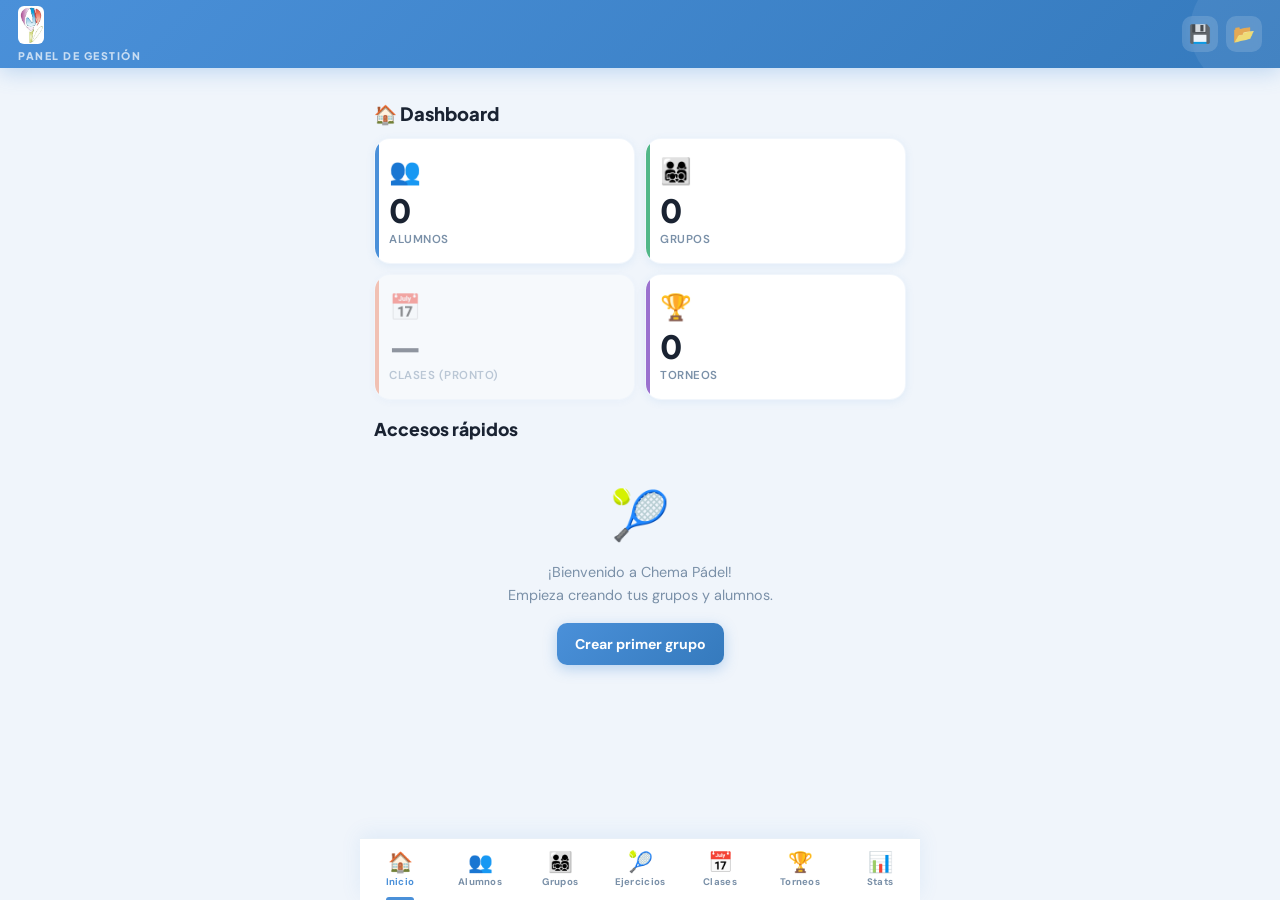
<file: index.html>
<!DOCTYPE html>
<html lang="es">
<head>
  <meta charset="UTF-8" />
  <meta name="viewport" content="width=device-width, initial-scale=1.0" />
  <title>Escuela Pádel</title>
  <link rel="stylesheet" href="css/styles.css" />
  <!-- PWA -->
  <link rel="manifest" href="manifest.json" />
  <meta name="theme-color" content="#0f1923" />
  <meta name="apple-mobile-web-app-capable" content="yes" />
  <meta name="apple-mobile-web-app-status-bar-style" content="black-translucent" />
  <meta name="apple-mobile-web-app-title" content="Escuela Pádel" />
  <link rel="apple-touch-icon" href="icons/apple-touch-icon.png" />
  <link rel="icon" type="image/png" sizes="32x32" href="favicon.ico" />
</head>
<body>

  <!-- ── Header ── -->
  <header class="app-header">
    <div class="header-logo">
      <div>
        <img src="icons/logo.jpg" alt="Logo" style="height:38px;width:auto;object-fit:contain;border-radius:6px;" /><span class="logo-text"Escuela Pádel</span>
        <span class="logo-sub">Panel de gestión</span>
      </div>
    </div>
    <div class="header-actions">
      <button class="btn-icon" title="Exportar datos" onclick="exportarDatos()" id="btnExportar">💾</button>
      <label class="btn-icon" title="Importar datos" style="cursor:pointer;">
        📂
        <input type="file" accept=".json" style="display:none" onchange="onImportar(event)" />
      </label>
    </div>
  </header>

  <!-- ── Contenido principal ── -->
  <main class="page-wrapper">

    <div class="section-header">
      <h2 class="section-title">🏠 Dashboard</h2>
    </div>

    <!-- Tarjetas de resumen rápido -->
    <div class="stats-grid" id="statsGrid">
      <a href="modules/alumnos.html" class="stat-card">
        <span class="stat-icon">👥</span>
        <span class="stat-value" id="numAlumnos">0</span>
        <span class="stat-label">Alumnos</span>
      </a>
      <a href="modules/grupos.html" class="stat-card">
        <span class="stat-icon">👨‍👩‍👧‍👦</span>
        <span class="stat-value" id="numGrupos">0</span>
        <span class="stat-label">Grupos</span>
      </a>
      <a href="modules/alumnos.html" class="stat-card" style="opacity:.45;pointer-events:none;">
        <span class="stat-icon">📅</span>
        <span class="stat-value">—</span>
        <span class="stat-label">Clases (pronto)</span>
      </a>
      <a href="modules/torneos.html" class="stat-card">
        <span class="stat-icon">🏆</span>
        <span class="stat-value" id="numTorneos">0</span>
        <span class="stat-label">Torneos</span>
      </a>
    </div>

    <!-- Accesos rápidos -->
    <div class="section-header" style="margin-top:8px;">
      <h2 class="section-title" style="font-size:1.1rem;">Accesos rápidos</h2>
    </div>

    <div style="display:flex;flex-direction:column;gap:10px;" id="accessList">
      <!-- Se rellena con JS -->
    </div>

  </main>

  <!-- ── Bottom Navigation ── -->
  <nav class="bottom-nav">
    <a class="nav-item active" href="index.html"><span class="nav-icon">🏠</span><span class="nav-label">Inicio</span></a>
    <a class="nav-item" href="modules/alumnos.html"><span class="nav-icon">👥</span><span class="nav-label">Alumnos</span></a>
    <a class="nav-item" href="modules/grupos.html"><span class="nav-icon">👨‍👩‍👧‍👦</span><span class="nav-label">Grupos</span></a>
    <a class="nav-item" href="modules/ejercicios.html"><span class="nav-icon">🎾</span><span class="nav-label">Ejercicios</span></a>
    <a class="nav-item" href="modules/clases.html"><span class="nav-icon">📅</span><span class="nav-label">Clases</span></a>
    <a class="nav-item" href="modules/torneos.html"><span class="nav-icon">🏆</span><span class="nav-label">Torneos</span></a>
    <a class="nav-item" href="modules/estadisticas.html"><span class="nav-icon">📊</span><span class="nav-label">Stats</span></a>
  </nav>

  <!-- Toast -->
  <div id="toast"></div>

  <script src="data/store.js"></script>
  <script>
    // ── Cargar datos del dashboard ────────────────────────────
    function renderDashboard() {
      const db = loadDB();
      document.getElementById('numAlumnos').textContent = db.alumnos.length;
      const ejEl = document.getElementById('numEjercicios');
      const clEl = document.getElementById('numClases');
      if (clEl) clEl.textContent = (db.clases || []).length;
      const torEl = document.getElementById('numTorneos');
      if (torEl) torEl.textContent = (db.torneos || []).length;
      if (ejEl) ejEl.textContent = (db.ejercicios || []).length;
      document.getElementById('numGrupos').textContent  = db.grupos.length;

      // Accesos rápidos con últimos alumnos/grupos
      const accessList = document.getElementById('accessList');

      let html = '';

      // Últimos 3 grupos activos
      if (db.grupos.length > 0) {
        const grupos = [...db.grupos].reverse().slice(0, 3);
        grupos.forEach(g => {
          const nAlumnos = g.alumnos.length;
          html += `
            <a href="modules/grupos.html" class="stat-card" style="flex-direction:row;align-items:center;gap:12px;padding:14px 16px;">
              <span style="font-size:1.6rem;">👨‍👩‍👧‍👦</span>
              <div style="flex:1">
                <div style="font-weight:700;font-size:.92rem;">${escHtml(g.nombre)}</div>
                <div style="font-size:.75rem;color:var(--gris-3);">${g.nivel} · Pista ${g.pista} · ${nAlumnos} alumno${nAlumnos !== 1 ? 's' : ''}</div>
              </div>
              <span style="color:var(--gris-4);font-size:.9rem;">›</span>
            </a>`;
        });
      } else {
        html = `<div class="empty-state" style="padding:32px;">
          <div class="empty-icon">🎾</div>
          <p>¡Bienvenido a Chema Pádel!<br>Empieza creando tus grupos y alumnos.</p>
          <a href="modules/grupos.html" class="btn btn-primary" style="margin-top:16px;display:inline-flex;">Crear primer grupo</a>
        </div>`;
      }

      accessList.innerHTML = html;
    }

    // ── Importar datos ────────────────────────────────────────
    function onImportar(e) {
      const file = e.target.files[0];
      if (!file) return;
      const reader = new FileReader();
      reader.onload = ev => {
        if (importarDatos(ev.target.result)) {
          showToast('✅ Datos importados correctamente', 'toast-success');
          renderDashboard();
        } else {
          showToast('❌ Error al importar el archivo', 'toast-error');
        }
      };
      reader.readAsText(file);
      e.target.value = '';
    }

    // ── Toast ─────────────────────────────────────────────────
    const toastEl = document.getElementById('toast');
    let toastT;
    function showToast(msg, tipo = 'toast-success') {
      clearTimeout(toastT);
      toastEl.textContent = msg;
      toastEl.className = `show ${tipo}`;
      toastT = setTimeout(() => { toastEl.className = ''; }, 2800);
    }

    renderDashboard();
  </script>

</body>
</html>
</file>
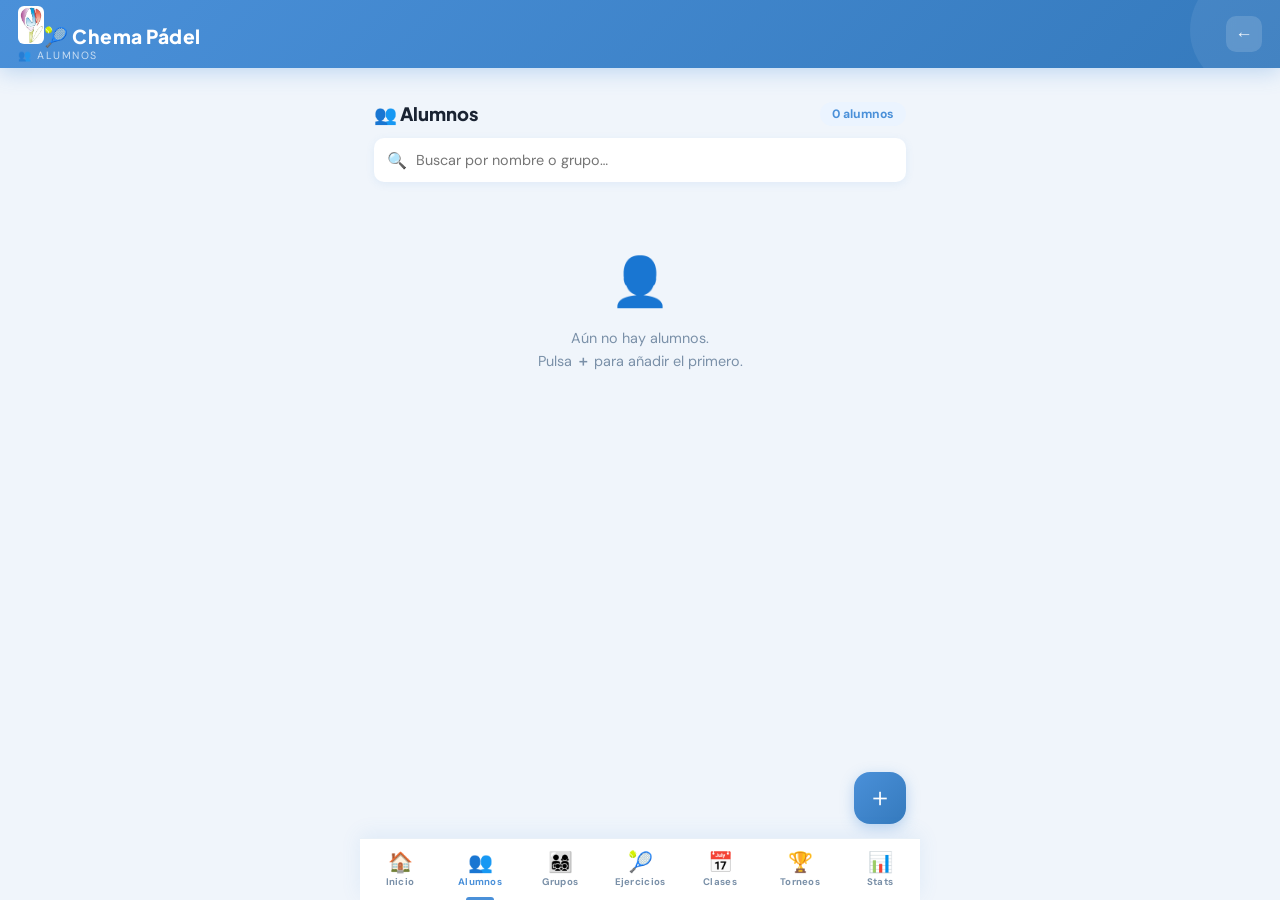
<file: modules/alumnos.html>
<!DOCTYPE html>
<html lang="es">
<head>
  <meta charset="UTF-8" />
  <meta name="viewport" content="width=device-width, initial-scale=1.0" />
  <title>Alumnos – Chema Pádel</title>
  <link rel="stylesheet" href="../css/styles.css" />
</head>
<body>

  <!-- ── Header ── -->
  <header class="app-header">
    <a href="../index.html" class="header-logo" style="text-decoration:none;">
      <div>
        <img src="../icons/logo.jpg" alt="Logo" style="height:38px;width:auto;object-fit:contain;border-radius:6px;" /><span class="logo-text">🎾 Chema Pádel</span>
        <span class="logo-sub">👥 Alumnos</span>
      </div>
    </a>
    <div class="header-actions">
      <button class="btn-icon" onclick="history.back()" title="Volver">←</button>
    </div>
  </header>

  <!-- ── Contenido ── -->
  <main class="page-wrapper">

    <div class="section-header">
      <h2 class="section-title">👥 Alumnos</h2>
      <span class="section-count" id="sectionCount">0 alumnos</span>
    </div>

    <!-- Buscador -->
    <div class="search-bar">
      <span class="search-icon">🔍</span>
      <input type="text" id="searchInput" placeholder="Buscar por nombre o grupo…" oninput="renderLista()" />
    </div>

    <!-- Lista -->
    <div class="items-list" id="listaAlumnos"></div>

  </main>

  <!-- ── FAB: añadir alumno ── -->
  <button class="fab" onclick="abrirModal()" title="Añadir alumno">＋</button>

  <!-- ── Bottom Navigation ── -->
  <nav class="bottom-nav">
    <a class="nav-item" href="../index.html"><span class="nav-icon">🏠</span><span class="nav-label">Inicio</span></a>
    <a class="nav-item active" href="alumnos.html"><span class="nav-icon">👥</span><span class="nav-label">Alumnos</span></a>
    <a class="nav-item" href="grupos.html"><span class="nav-icon">👨‍👩‍👧‍👦</span><span class="nav-label">Grupos</span></a>
    <a class="nav-item" href="ejercicios.html"><span class="nav-icon">🎾</span><span class="nav-label">Ejercicios</span></a>
    <a class="nav-item" href="clases.html"><span class="nav-icon">📅</span><span class="nav-label">Clases</span></a>
    <a class="nav-item" href="torneos.html"><span class="nav-icon">🏆</span><span class="nav-label">Torneos</span></a>
    <a class="nav-item" href="estadisticas.html"><span class="nav-icon">📊</span><span class="nav-label">Stats</span></a>
  </nav>

  <!-- ── Modal: Añadir / Editar alumno ── -->
  <div class="modal-overlay" id="modalOverlay" onclick="cerrarModalOverlay(event)">
    <div class="modal-sheet" id="modalSheet">
      <div class="modal-handle"></div>
      <h3 class="modal-title" id="modalTitle">Nuevo Alumno</h3>

      <div class="form-group">
        <label>Nombre completo *</label>
        <input type="text" id="fNombre" placeholder="Ej: María García" autocomplete="off" />
      </div>

      <div class="form-row">
        <div class="form-group">
          <label>Nivel *</label>
          <select id="fNivel">
            <option value="Principiante">Principiante</option>
            <option value="Intermedio">Intermedio</option>
            <option value="Avanzado">Avanzado</option>
          </select>
        </div>
        <div class="form-group">
          <label>Grupo</label>
          <select id="fGrupo">
            <option value="">Sin grupo</option>
          </select>
        </div>
      </div>

      <div class="form-row">
        <div class="form-group">
          <label>Teléfono</label>
          <input type="tel" id="fTelefono" placeholder="Ej: 600 123 456" />
        </div>
        <div class="form-group">
          <label>Email</label>
          <input type="email" id="fEmail" placeholder="email@ejemplo.com" />
        </div>
      </div>

      <div class="form-row">
        <div class="form-group">
          <label>Fecha de nacimiento</label>
          <input type="date" id="fFechaNac" />
        </div>
        <div class="form-group">
          <label>Avatar</label>
          <select id="fAvatar">
            <option value="">Iniciales (auto)</option>
            <option value="🎾">🎾 Raqueta</option>
            <option value="⭐">⭐ Estrella</option>
            <option value="🔥">🔥 Fuego</option>
            <option value="💪">💪 Fuerza</option>
            <option value="🏆">🏆 Trofeo</option>
            <option value="🦁">🦁 León</option>
            <option value="🐯">🐯 Tigre</option>
            <option value="🦊">🦊 Zorro</option>
          </select>
        </div>
      </div>

      <div class="form-actions">
        <button class="btn btn-secondary" onclick="cerrarModal()">Cancelar</button>
        <button class="btn btn-primary" id="btnGuardar" onclick="guardarAlumno()">Guardar alumno</button>
      </div>
    </div>
  </div>

  <!-- Toast -->
  <div id="toast"></div>

  <script src="../data/store.js"></script>
  <script src="alumnos.js"></script>

</body>
</html>
</file>
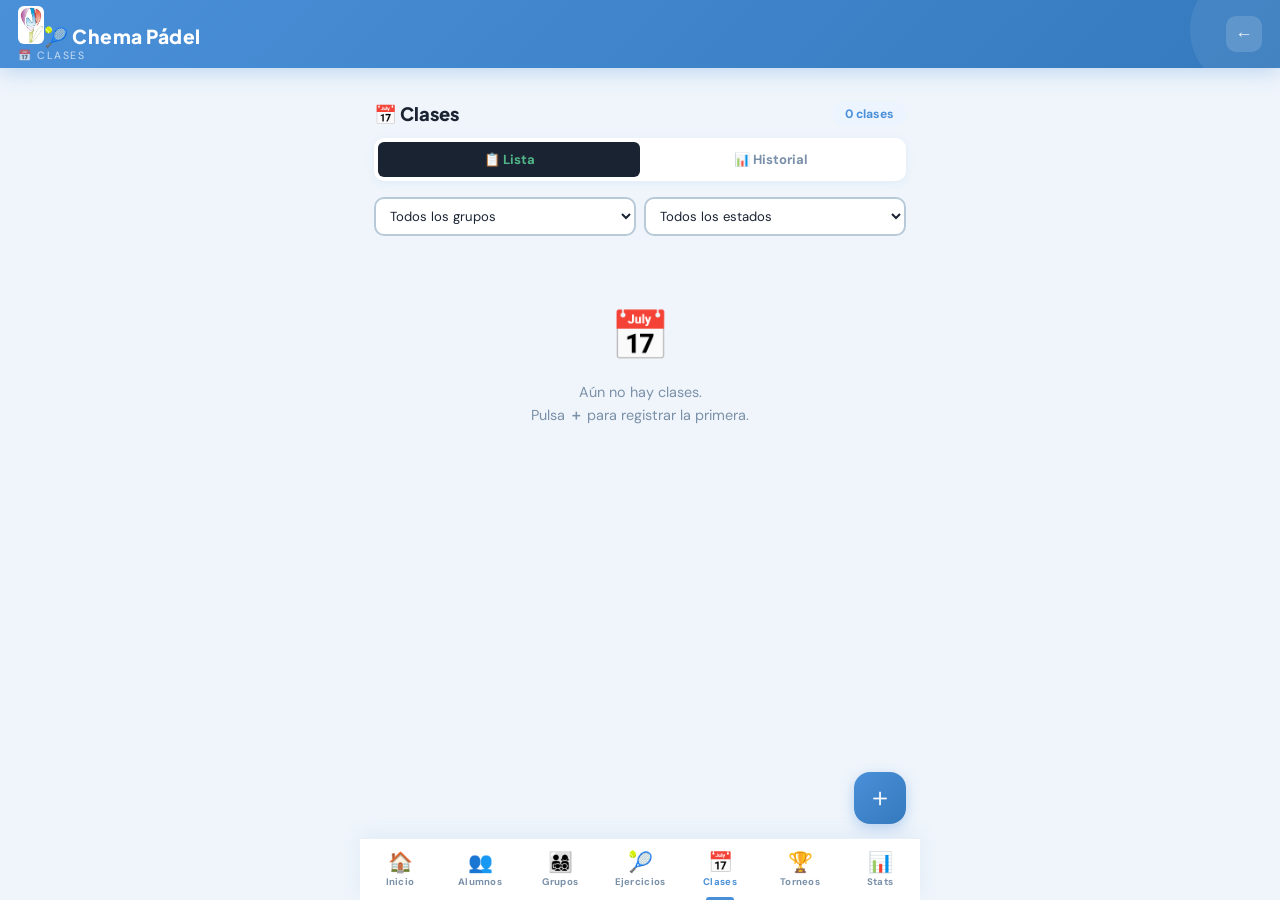
<file: modules/clases.html>
<!DOCTYPE html>
<html lang="es">
<head>
  <meta charset="UTF-8" />
  <meta name="viewport" content="width=device-width, initial-scale=1.0" />
  <title>Clases – Chema Pádel</title>
  <link rel="stylesheet" href="../css/styles.css" />
  <style>
    /* ── Estilos módulo Clases ── */

    /* Tabs vista lista/historial */
    .tabs {
      display: flex;
      gap: 0;
      background: var(--blanco);
      border-radius: var(--radio-sm);
      padding: 4px;
      box-shadow: var(--sombra-sm);
      margin-bottom: 16px;
    }
    .tab-btn {
      flex: 1;
      padding: 9px;
      border: none;
      background: none;
      font-family: inherit;
      font-size: 0.82rem;
      font-weight: 700;
      color: var(--gris-3);
      border-radius: 6px;
      cursor: pointer;
      transition: all var(--trans);
    }
    .tab-btn.active {
      background: var(--negro);
      color: var(--verde);
    }

    /* Filtros clase */
    .filter-row {
      display: flex;
      gap: 8px;
      margin-bottom: 12px;
      flex-wrap: wrap;
    }
    .filter-row select {
      flex: 1;
      min-width: 120px;
      padding: 8px 10px;
      border: 2px solid var(--gris-4);
      border-radius: var(--radio-sm);
      font-family: inherit;
      font-size: 0.82rem;
      background: var(--blanco);
      color: var(--negro);
      outline: none;
    }

    /* Card clase en lista */
    .clase-card {
      background: var(--blanco);
      border-radius: var(--radio);
      box-shadow: var(--sombra-sm);
      overflow: hidden;
      border: 2px solid transparent;
      transition: border-color var(--trans);
      animation: fadeUp 0.2s ease both;
      margin-bottom: 8px;
    }
    .clase-card.expanded { border-color: var(--verde); box-shadow: var(--sombra); }

    .clase-compact {
      display: flex;
      align-items: center;
      gap: 12px;
      padding: 13px 14px;
      cursor: pointer;
    }

    .estado-dot {
      width: 10px; height: 10px;
      border-radius: 50%;
      flex-shrink: 0;
    }
    .dot-realizada  { background: var(--verde); }
    .dot-suspendida { background: var(--rojo); }
    .dot-festivo    { background: var(--amarillo); }

    .clase-expanded {
      display: none;
      padding: 0 14px 16px;
      border-top: 1px solid var(--gris-5);
    }
    .clase-card.expanded .clase-expanded { display: block; }

    /* Bloques dentro de la clase */
    .bloque-list { display: flex; flex-direction: column; gap: 6px; margin: 12px 0; }

    .bloque-item {
      display: flex;
      align-items: center;
      gap: 10px;
      background: var(--gris-5);
      border-radius: var(--radio-sm);
      padding: 9px 12px;
      font-size: 0.85rem;
    }
    .bloque-icon { font-size: 1.1rem; flex-shrink: 0; }
    .bloque-info { flex: 1; min-width: 0; }
    .bloque-nombre { font-weight: 600; white-space: nowrap; overflow: hidden; text-overflow: ellipsis; }
    .bloque-meta { font-size: 0.72rem; color: var(--gris-3); margin-top: 1px; }
    .bloque-no-realizado { opacity: 0.5; text-decoration: line-through; }

    /* Asistencia chips */
    .asistencia-chips {
      display: flex;
      flex-wrap: wrap;
      gap: 6px;
      margin: 8px 0;
    }
    .asist-chip {
      padding: 3px 10px;
      border-radius: 20px;
      font-size: 0.75rem;
      font-weight: 600;
    }
    .asist-vino    { background: var(--verde-light); color: var(--verde-dark); }
    .asist-no-vino { background: var(--gris-5); color: var(--gris-3); }

    /* ── MODAL NUEVA CLASE ── */
    .wizard-step { display: none; }
    .wizard-step.active { display: block; }

    .wizard-progress {
      display: flex;
      gap: 4px;
      margin-bottom: 20px;
    }
    .wp-dot {
      flex: 1;
      height: 4px;
      border-radius: 2px;
      background: var(--gris-4);
      transition: background 0.3s;
    }
    .wp-dot.done { background: var(--verde); }

    /* Checklist asistencia */
    .check-list { display: flex; flex-direction: column; gap: 6px; margin: 8px 0; }
    .check-item {
      display: flex;
      align-items: center;
      gap: 10px;
      padding: 10px 12px;
      border-radius: var(--radio-sm);
      border: 2px solid var(--gris-4);
      cursor: pointer;
      transition: all var(--trans);
      user-select: none;
    }
    .check-item.checked {
      border-color: var(--verde);
      background: var(--verde-light);
    }
    .check-box {
      width: 20px; height: 20px;
      border-radius: 5px;
      border: 2px solid var(--gris-4);
      display: flex; align-items: center; justify-content: center;
      font-size: 0.8rem;
      flex-shrink: 0;
      transition: all var(--trans);
    }
    .check-item.checked .check-box {
      background: var(--verde);
      border-color: var(--verde);
      color: var(--blanco);
    }
    .check-nombre { font-weight: 600; font-size: 0.9rem; flex: 1; }
    .check-nivel  { font-size: 0.72rem; color: var(--gris-3); }

    /* Sugerencia bloques */
    .sugerencia-box {
      background: var(--gris-5);
      border-radius: var(--radio);
      padding: 14px;
      margin-bottom: 14px;
    }
    .sug-title {
      font-size: 0.72rem;
      font-weight: 700;
      text-transform: uppercase;
      letter-spacing: 0.7px;
      color: var(--gris-3);
      margin-bottom: 12px;
    }
    .sug-row {
      display: flex;
      align-items: center;
      gap: 10px;
      margin-bottom: 8px;
    }
    .sug-label {
      font-size: 0.88rem;
      font-weight: 600;
      flex: 1;
      display: flex;
      align-items: center;
      gap: 6px;
    }
    .sug-counter {
      display: flex;
      align-items: center;
      gap: 0;
      border: 2px solid var(--gris-4);
      border-radius: 8px;
      overflow: hidden;
    }
    .sug-counter button {
      width: 30px; height: 30px;
      border: none;
      background: var(--blanco);
      font-size: 1rem;
      font-weight: 700;
      cursor: pointer;
      color: var(--negro);
      transition: background var(--trans);
    }
    .sug-counter button:hover { background: var(--gris-5); }
    .sug-counter span {
      width: 28px;
      text-align: center;
      font-weight: 700;
      font-size: 0.9rem;
      border-left: 1px solid var(--gris-4);
      border-right: 1px solid var(--gris-4);
      padding: 4px 0;
    }

    .modo-btns {
      display: flex;
      gap: 8px;
      margin-bottom: 14px;
    }
    .modo-btn {
      flex: 1;
      padding: 9px;
      border-radius: var(--radio-sm);
      border: 2px solid var(--gris-4);
      background: var(--blanco);
      font-family: inherit;
      font-size: 0.8rem;
      font-weight: 700;
      cursor: pointer;
      color: var(--gris-2);
      transition: all var(--trans);
      text-align: center;
    }
    .modo-btn.active {
      border-color: var(--negro);
      background: var(--negro);
      color: var(--verde);
    }

    /* Bloques editables (en modal) */
    .bloque-editor { display: flex; flex-direction: column; gap: 8px; margin-bottom: 12px; }

    .bloque-edit-item {
      background: var(--blanco);
      border: 2px solid var(--gris-4);
      border-radius: var(--radio-sm);
      padding: 10px 12px;
    }
    .bloque-edit-header {
      display: flex;
      align-items: center;
      gap: 8px;
      margin-bottom: 8px;
    }
    .bloque-edit-header strong { flex: 1; font-size: 0.88rem; }

    .bloque-edit-item select,
    .bloque-edit-item input {
      width: 100%;
      padding: 7px 10px;
      border: 1px solid var(--gris-4);
      border-radius: 6px;
      font-family: inherit;
      font-size: 0.85rem;
      background: var(--gris-5);
      margin-top: 5px;
      outline: none;
    }

    .bloque-edit-item input:focus,
    .bloque-edit-item select:focus { border-color: var(--verde); background: var(--blanco); }

    .add-bloque-btns {
      display: flex;
      gap: 6px;
      flex-wrap: wrap;
      margin-bottom: 8px;
    }
    .add-bloque-btn {
      padding: 7px 13px;
      border-radius: 20px;
      border: 2px solid var(--gris-4);
      background: var(--blanco);
      font-family: inherit;
      font-size: 0.78rem;
      font-weight: 700;
      cursor: pointer;
      transition: all var(--trans);
    }
    .add-bloque-btn:hover {
      border-color: var(--negro);
      background: var(--negro);
      color: var(--verde);
    }

    .wizard-nav {
      display: flex;
      gap: 10px;
      margin-top: 20px;
      position: sticky;
      bottom: 0;
      background: var(--blanco);
      padding: 12px 0 4px;
    }

    .badge-estado {
      padding: 3px 10px;
      border-radius: 20px;
      font-size: 0.72rem;
      font-weight: 700;
    }
    .badge-realizada  { background: var(--verde-light); color: var(--verde-dark); }
    .badge-suspendida { background: var(--rojo-light); color: var(--rojo); }
    .badge-festivo    { background: var(--amarillo-l); color: #7a4f00; }
  </style>
</head>
<body>

  <header class="app-header">
    <a href="../index.html" class="header-logo" style="text-decoration:none;">
      <div>
        <img src="../icons/logo.jpg" alt="Logo" style="height:38px;width:auto;object-fit:contain;border-radius:6px;" /><span class="logo-text">🎾 Chema Pádel</span>
        <span class="logo-sub">📅 Clases</span>
      </div>
    </a>
    <div class="header-actions">
      <button class="btn-icon" onclick="history.back()" title="Volver">←</button>
    </div>
  </header>

  <main class="page-wrapper">

    <div class="section-header">
      <h2 class="section-title">📅 Clases</h2>
      <span class="section-count" id="sectionCount">0 clases</span>
    </div>

    <!-- Tabs -->
    <div class="tabs">
      <button class="tab-btn active" onclick="setTab('lista', this)">📋 Lista</button>
      <button class="tab-btn" onclick="setTab('historial', this)">📊 Historial</button>
    </div>

    <!-- Filtros -->
    <div class="filter-row">
      <select id="filtroGrupo" onchange="renderLista()">
        <option value="">Todos los grupos</option>
      </select>
      <select id="filtroEstado" onchange="renderLista()">
        <option value="">Todos los estados</option>
        <option value="Realizada">✅ Realizadas</option>
        <option value="Suspendida">❌ Suspendidas</option>
        <option value="Festivo">🎉 Festivos</option>
      </select>
    </div>

    <!-- Lista clases -->
    <div id="vistaLista">
      <div id="listaClases"></div>
    </div>

    <!-- Historial (resumen) -->
    <div id="vistaHistorial" style="display:none;">
      <div id="contenidoHistorial"></div>
    </div>

  </main>

  <!-- FAB -->
  <button class="fab" onclick="abrirWizard()" title="Nueva clase">＋</button>

  <!-- Bottom nav -->
  <nav class="bottom-nav">
    <a class="nav-item" href="../index.html"><span class="nav-icon">🏠</span><span class="nav-label">Inicio</span></a>
    <a class="nav-item" href="alumnos.html"><span class="nav-icon">👥</span><span class="nav-label">Alumnos</span></a>
    <a class="nav-item" href="grupos.html"><span class="nav-icon">👨‍👩‍👧‍👦</span><span class="nav-label">Grupos</span></a>
    <a class="nav-item" href="ejercicios.html"><span class="nav-icon">🎾</span><span class="nav-label">Ejercicios</span></a>
    <a class="nav-item active" href="clases.html"><span class="nav-icon">📅</span><span class="nav-label">Clases</span></a>
    <a class="nav-item" href="torneos.html"><span class="nav-icon">🏆</span><span class="nav-label">Torneos</span></a>
    <a class="nav-item" href="estadisticas.html"><span class="nav-icon">📊</span><span class="nav-label">Stats</span></a>
  </nav>

  <!-- ══════════════════════════════════════════
       MODAL WIZARD – NUEVA / EDITAR CLASE
  ══════════════════════════════════════════ -->
  <div class="modal-overlay" id="modalOverlay" onclick="cerrarModalOverlay(event)">
    <div class="modal-sheet" id="modalSheet" style="max-height:92vh;">
      <div class="modal-handle"></div>

      <!-- Progreso -->
      <div class="wizard-progress" id="wizardProgress">
        <div class="wp-dot done" id="wp1"></div>
        <div class="wp-dot" id="wp2"></div>
        <div class="wp-dot" id="wp3"></div>
        <div class="wp-dot" id="wp4"></div>
      </div>

      <h3 class="modal-title" id="modalTitle">Nueva Clase</h3>

      <!-- ── PASO 1: Datos básicos ── -->
      <div class="wizard-step active" id="step1">
        <div class="form-row">
          <div class="form-group">
            <label>Fecha *</label>
            <input type="date" id="fFecha" />
          </div>
          <div class="form-group">
            <label>Hora</label>
            <input type="time" id="fHora" />
          </div>
        </div>
        <div class="form-row">
          <div class="form-group">
            <label>Grupo *</label>
            <select id="fGrupo" onchange="onGrupoChange()">
              <option value="">Selecciona grupo…</option>
            </select>
          </div>
          <div class="form-group">
            <label>Duración</label>
            <select id="fDuracion">
              <option value="">—</option>
              <option value="30 min">30 min</option>
              <option value="45 min">45 min</option>
              <option value="60 min">60 min</option>
              <option value="75 min">75 min</option>
              <option value="90 min">90 min</option>
              <option value="120 min">120 min</option>
            </select>
          </div>
        </div>
        <div class="form-group">
          <label>Estado</label>
          <select id="fEstado" onchange="onEstadoChange()">
            <option value="Realizada">✅ Realizada</option>
            <option value="Suspendida">❌ Suspendida</option>
            <option value="Festivo">🎉 Festivo</option>
          </select>
        </div>
        <div class="form-group">
          <label>Observaciones</label>
          <textarea id="fObs" rows="2" placeholder="Notas sobre la clase…" style="resize:vertical"></textarea>
        </div>
      </div>

      <!-- ── PASO 2: Asistencia ── -->
      <div class="wizard-step" id="step2">
        <p style="font-size:.85rem;color:var(--gris-3);margin-bottom:10px;">Marca los alumnos que vinieron a clase:</p>
        <div id="btnMarcarTodos" style="margin-bottom:8px;display:flex;gap:8px;">
          <button class="btn btn-secondary btn-sm" onclick="marcarTodos(true)">✅ Todos</button>
          <button class="btn btn-secondary btn-sm" onclick="marcarTodos(false)">☐ Ninguno</button>
        </div>
        <div class="check-list" id="checkAsistencia"></div>
        <p id="sinAlumnos" style="display:none;font-size:.85rem;color:var(--gris-3);padding:16px 0;">
          Este grupo no tiene alumnos asignados aún.
        </p>
      </div>

      <!-- ── PASO 3: Sugerencia de bloques ── -->
      <div class="wizard-step" id="step3">
        <div class="modo-btns">
          <button class="modo-btn active" id="btnSimple" onclick="setModo('simple')">⚡ Simple</button>
          <button class="modo-btn" id="btnInteligente" onclick="setModo('inteligente')">🤖 Inteligente</button>
        </div>

        <div class="sugerencia-box">
          <div class="sug-title">Estructura sugerida — ajusta las cantidades:</div>
          <div class="sug-row">
            <span class="sug-label">🏃 Calentamiento</span>
            <div class="sug-counter">
              <button onclick="cambiarCantidad('Calentamiento',-1)">−</button>
              <span id="cnt-Calentamiento">1</span>
              <button onclick="cambiarCantidad('Calentamiento',1)">+</button>
            </div>
          </div>
          <div class="sug-row">
            <span class="sug-label">🎯 Carritos</span>
            <div class="sug-counter">
              <button onclick="cambiarCantidad('Carritos',-1)">−</button>
              <span id="cnt-Carritos">3</span>
              <button onclick="cambiarCantidad('Carritos',1)">+</button>
            </div>
          </div>
          <div class="sug-row">
            <span class="sug-label">⚡ Situaciones</span>
            <div class="sug-counter">
              <button onclick="cambiarCantidad('Situaciones',-1)">−</button>
              <span id="cnt-Situaciones">1</span>
              <button onclick="cambiarCantidad('Situaciones',1)">+</button>
            </div>
          </div>
          <div class="sug-row">
            <span class="sug-label">🏆 Partiditos</span>
            <div class="sug-counter">
              <button onclick="cambiarCantidad('Partiditos',-1)">−</button>
              <span id="cnt-Partiditos">1</span>
              <button onclick="cambiarCantidad('Partiditos',1)">+</button>
            </div>
          </div>
        </div>

        <button class="btn btn-secondary" style="width:100%;margin-bottom:10px;" onclick="generarSugerencia()">
          🔄 Generar otra sugerencia
        </button>
      </div>

      <!-- ── PASO 4: Bloques detallados ── -->
      <div class="wizard-step" id="step4">
        <p style="font-size:.82rem;color:var(--gris-3);margin-bottom:10px;">
          Revisa y ajusta los ejercicios de cada bloque:
        </p>

        <div class="bloque-editor" id="bloqueEditor"></div>

        <div class="add-bloque-btns">
          <button class="add-bloque-btn" onclick="addBloque('Calentamiento')">🏃 + Calentamiento</button>
          <button class="add-bloque-btn" onclick="addBloque('Carritos')">🎯 + Carrito</button>
          <button class="add-bloque-btn" onclick="addBloque('Situaciones')">⚡ + Situación</button>
          <button class="add-bloque-btn" onclick="addBloque('Partiditos')">🏆 + Partidito</button>
        </div>
      </div>

      <!-- Navegación wizard -->
      <div class="wizard-nav">
        <button class="btn btn-secondary" id="btnAnterior" onclick="pasoAnterior()" style="display:none;">← Atrás</button>
        <button class="btn btn-primary" id="btnSiguiente" onclick="pasoSiguiente()">Siguiente →</button>
      </div>
    </div>
  </div>

  <div id="toast"></div>

  <script src="../data/store.js"></script>
  <script src="clases.js"></script>
</body>
</html>
</file>
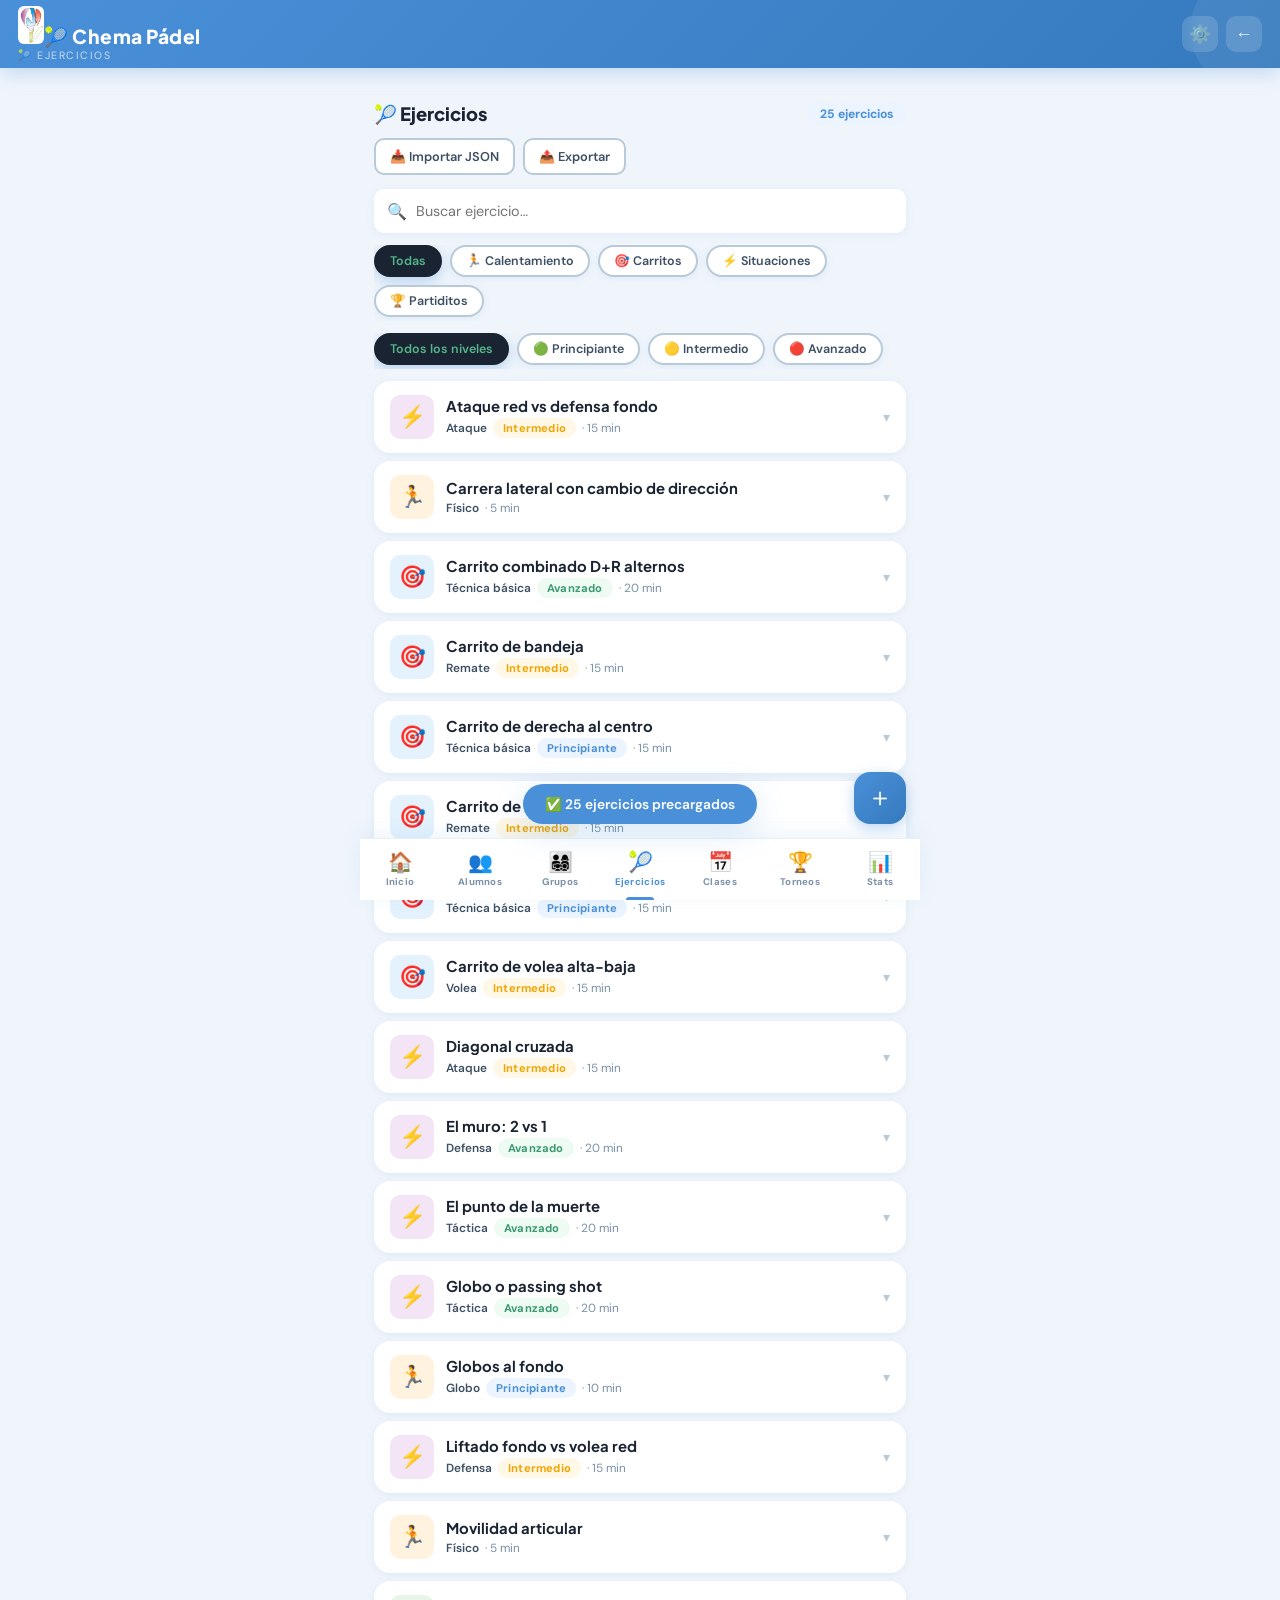
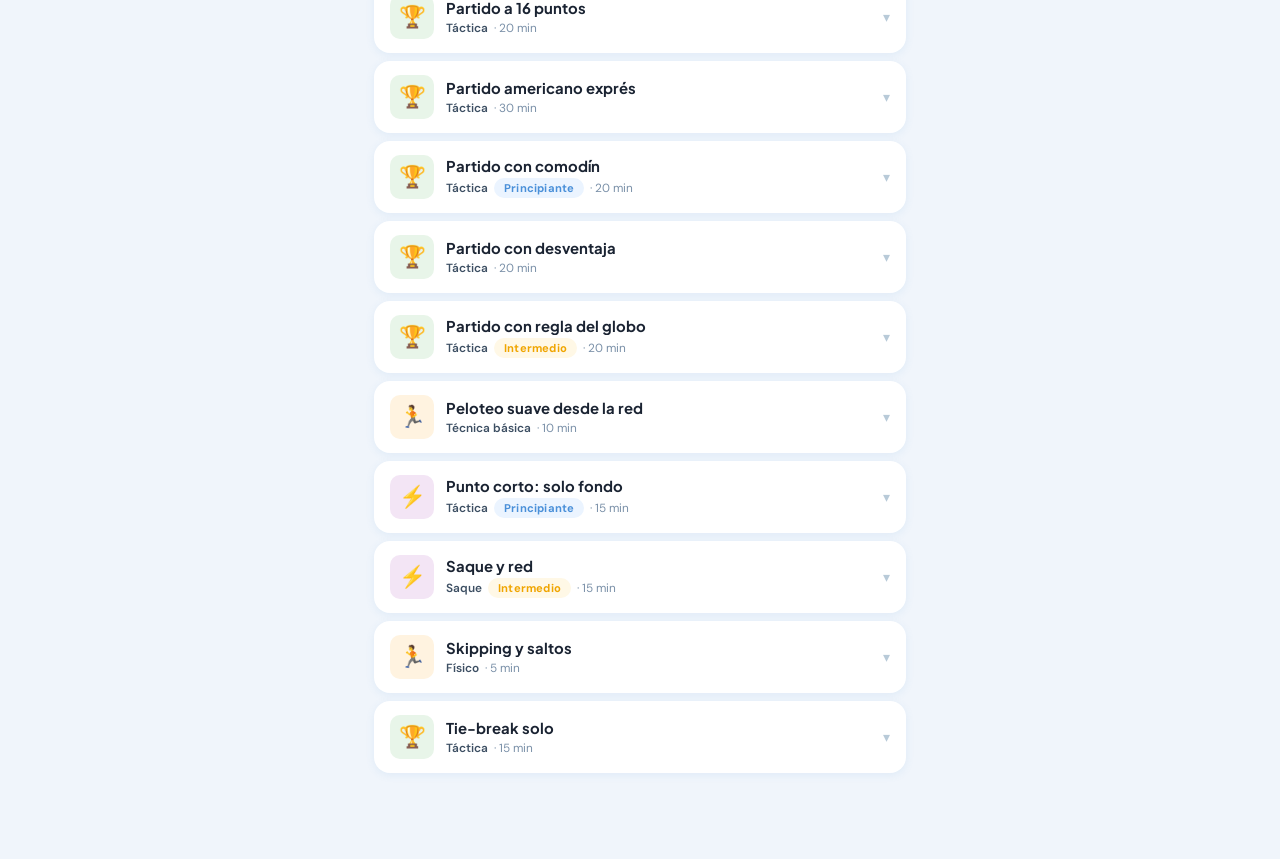
<file: modules/ejercicios.html>
<!DOCTYPE html>
<html lang="es">
<head>
  <meta charset="UTF-8" />
  <meta name="viewport" content="width=device-width, initial-scale=1.0" />
  <title>Ejercicios – Chema Pádel</title>
  <link rel="stylesheet" href="../css/styles.css" />
  <style>
    /* ── Estilos específicos del módulo Ejercicios ── */

    /* Barra de filtros */
    .filter-bar {
      display: flex;
      gap: 8px;
      overflow-x: auto;
      padding-bottom: 4px;
      margin-bottom: 12px;
      scrollbar-width: none;
    }
    .filter-bar::-webkit-scrollbar { display: none; }

    .filter-chip {
      flex-shrink: 0;
      padding: 6px 14px;
      border-radius: 20px;
      border: 2px solid var(--gris-4);
      background: var(--blanco);
      font-family: inherit;
      font-size: 0.78rem;
      font-weight: 600;
      color: var(--gris-2);
      cursor: pointer;
      transition: all var(--trans);
      white-space: nowrap;
    }
    .filter-chip.active {
      background: var(--negro);
      border-color: var(--negro);
      color: var(--verde);
    }
    .filter-chip:hover:not(.active) {
      border-color: var(--gris-2);
      color: var(--negro);
    }

    /* Card ejercicio */
    .ej-card {
      background: var(--blanco);
      border-radius: var(--radio);
      box-shadow: var(--sombra-sm);
      overflow: hidden;
      border: 2px solid transparent;
      transition: border-color var(--trans), box-shadow var(--trans);
      animation: fadeUp 0.2s ease both;
    }
    .ej-card.expanded {
      border-color: var(--verde);
      box-shadow: var(--sombra);
    }

    .ej-compact {
      display: flex;
      align-items: center;
      gap: 12px;
      padding: 12px 14px;
      cursor: pointer;
    }

    .cat-icon {
      width: 44px;
      height: 44px;
      border-radius: 10px;
      display: flex;
      align-items: center;
      justify-content: center;
      font-size: 1.35rem;
      flex-shrink: 0;
    }

    .ej-expanded {
      display: none;
      padding: 0 14px 16px;
      border-top: 1px solid var(--gris-5);
    }
    .ej-card.expanded .ej-expanded { display: block; }

    .ej-desc {
      font-size: 0.87rem;
      color: var(--gris-2);
      line-height: 1.55;
      padding: 12px 0 10px;
      border-bottom: 1px solid var(--gris-5);
    }

    .ej-tags {
      display: flex;
      flex-wrap: wrap;
      gap: 6px;
      padding: 10px 0 8px;
    }

    .tag {
      display: inline-flex;
      align-items: center;
      gap: 4px;
      padding: 4px 10px;
      border-radius: 6px;
      font-size: 0.75rem;
      font-weight: 600;
      background: var(--gris-5);
      color: var(--gris-2);
    }

    .uso-date {
      font-size: 0.72rem;
      color: var(--gris-4);
      padding: 4px 0 8px;
    }

    /* Categorías colores */
    .cat-calentamiento  { background: #fff3e0; }
    .cat-carritos       { background: #e3f2fd; }
    .cat-situaciones    { background: #f3e5f5; }
    .cat-partiditos     { background: #e8f5e9; }
    .cat-otro           { background: var(--gris-5); }

    /* Modal configuración (categorías / tipos / materiales) */
    .config-section { margin-bottom: 20px; }
    .config-title {
      font-size: 0.75rem;
      font-weight: 700;
      text-transform: uppercase;
      letter-spacing: 0.7px;
      color: var(--gris-3);
      margin-bottom: 10px;
    }
    .config-chips {
      display: flex;
      flex-wrap: wrap;
      gap: 7px;
      margin-bottom: 10px;
    }
    .config-chip {
      display: inline-flex;
      align-items: center;
      gap: 5px;
      padding: 5px 12px;
      border-radius: 20px;
      background: var(--gris-5);
      font-size: 0.8rem;
      font-weight: 600;
      color: var(--gris-2);
    }
    .config-chip button {
      background: none;
      border: none;
      color: var(--rojo);
      cursor: pointer;
      font-size: 0.9rem;
      padding: 0;
      line-height: 1;
    }
    .config-add-row {
      display: flex;
      gap: 8px;
    }
    .config-add-row input {
      flex: 1;
      padding: 8px 12px;
      border: 2px solid var(--gris-5);
      border-radius: var(--radio-sm);
      font-family: inherit;
      font-size: 0.88rem;
      outline: none;
      background: var(--gris-5);
    }
    .config-add-row input:focus { border-color: var(--verde); background: var(--blanco); }
    .config-add-row button {
      padding: 8px 14px;
      background: var(--negro);
      color: var(--verde);
      border: none;
      border-radius: var(--radio-sm);
      font-family: inherit;
      font-weight: 700;
      font-size: 0.88rem;
      cursor: pointer;
    }

    /* Header acciones */
    .module-actions {
      display: flex;
      gap: 8px;
      margin-bottom: 14px;
    }
    .btn-outline {
      display: inline-flex;
      align-items: center;
      gap: 6px;
      padding: 8px 14px;
      border: 2px solid var(--gris-4);
      border-radius: var(--radio-sm);
      background: var(--blanco);
      font-family: inherit;
      font-size: 0.8rem;
      font-weight: 600;
      color: var(--gris-2);
      cursor: pointer;
      transition: all var(--trans);
      white-space: nowrap;
    }
    .btn-outline:hover { border-color: var(--negro); color: var(--negro); }
  </style>
</head>
<body>

  <!-- ── Header ── -->
  <header class="app-header">
    <a href="../index.html" class="header-logo" style="text-decoration:none;">
      <div>
        <img src="../icons/logo.jpg" alt="Logo" style="height:38px;width:auto;object-fit:contain;border-radius:6px;" /><span class="logo-text">🎾 Chema Pádel</span>
        <span class="logo-sub">🎾 Ejercicios</span>
      </div>
    </a>
    <div class="header-actions">
      <button class="btn-icon" onclick="abrirConfigModal()" title="Configurar categorías y tipos">⚙️</button>
      <button class="btn-icon" onclick="history.back()" title="Volver">←</button>
    </div>
  </header>

  <!-- ── Contenido ── -->
  <main class="page-wrapper">

    <div class="section-header">
      <h2 class="section-title">🎾 Ejercicios</h2>
      <span class="section-count" id="sectionCount">0 ejercicios</span>
    </div>

    <!-- Acciones rápidas -->
    <div class="module-actions">
      <label class="btn-outline" style="cursor:pointer;">
        📥 Importar JSON
        <input type="file" accept=".json" style="display:none" onchange="importarEjercicios(event)" />
      </label>
      <button class="btn-outline" onclick="exportarEjercicios()">📤 Exportar</button>
    </div>

    <!-- Buscador -->
    <div class="search-bar">
      <span class="search-icon">🔍</span>
      <input type="text" id="searchInput" placeholder="Buscar ejercicio…" oninput="renderLista()" />
    </div>

    <!-- Filtros: Categoría -->
    <div class="filter-bar" id="filterCat">
      <!-- Rellenado por JS -->
    </div>

    <!-- Filtros: Nivel -->
    <div class="filter-bar" id="filterNivel">
      <button class="filter-chip active" data-nivel="" onclick="setFiltroNivel(this, '')">Todos los niveles</button>
      <button class="filter-chip" data-nivel="Principiante" onclick="setFiltroNivel(this, 'Principiante')">🟢 Principiante</button>
      <button class="filter-chip" data-nivel="Intermedio" onclick="setFiltroNivel(this, 'Intermedio')">🟡 Intermedio</button>
      <button class="filter-chip" data-nivel="Avanzado" onclick="setFiltroNivel(this, 'Avanzado')">🔴 Avanzado</button>
    </div>

    <!-- Lista ejercicios -->
    <div class="items-list" id="listaEjercicios"></div>

  </main>

  <!-- ── FAB ── -->
  <button class="fab" onclick="abrirModal()" title="Añadir ejercicio">＋</button>

  <!-- ── Bottom Navigation ── -->
  <nav class="bottom-nav">
    <a class="nav-item" href="../index.html"><span class="nav-icon">🏠</span><span class="nav-label">Inicio</span></a>
    <a class="nav-item" href="alumnos.html"><span class="nav-icon">👥</span><span class="nav-label">Alumnos</span></a>
    <a class="nav-item" href="grupos.html"><span class="nav-icon">👨‍👩‍👧‍👦</span><span class="nav-label">Grupos</span></a>
    <a class="nav-item active" href="ejercicios.html"><span class="nav-icon">🎾</span><span class="nav-label">Ejercicios</span></a>
    <a class="nav-item" href="clases.html"><span class="nav-icon">📅</span><span class="nav-label">Clases</span></a>
    <a class="nav-item" href="torneos.html"><span class="nav-icon">🏆</span><span class="nav-label">Torneos</span></a>
    <a class="nav-item" href="estadisticas.html"><span class="nav-icon">📊</span><span class="nav-label">Stats</span></a>
  </nav>

  <!-- ── Modal: Añadir / Editar ejercicio ── -->
  <div class="modal-overlay" id="modalOverlay" onclick="cerrarModalOverlay(event)">
    <div class="modal-sheet" id="modalSheet">
      <div class="modal-handle"></div>
      <h3 class="modal-title" id="modalTitle">Nuevo Ejercicio</h3>

      <div class="form-group">
        <label>Nombre del ejercicio *</label>
        <input type="text" id="fNombre" placeholder="Ej: Volea cruzada al centro" autocomplete="off" />
      </div>

      <div class="form-group">
        <label>Descripción</label>
        <textarea id="fDesc" rows="3" placeholder="Describe el ejercicio, objetivos, variantes…" style="resize:vertical;"></textarea>
      </div>

      <div class="form-row">
        <div class="form-group">
          <label>Categoría *</label>
          <select id="fCategoria"></select>
        </div>
        <div class="form-group">
          <label>Tipo *</label>
          <select id="fTipo"></select>
        </div>
      </div>

      <div class="form-row">
        <div class="form-group">
          <label>Nivel</label>
          <select id="fNivel">
            <option value="Ninguno">Sin nivel</option>
            <option value="Principiante">Principiante</option>
            <option value="Intermedio">Intermedio</option>
            <option value="Avanzado">Avanzado</option>
          </select>
        </div>
        <div class="form-group">
          <label>Duración aprox.</label>
          <select id="fDuracion">
            <option value="">—</option>
            <option value="5 min">5 min</option>
            <option value="10 min">10 min</option>
            <option value="15 min">15 min</option>
            <option value="20 min">20 min</option>
            <option value="25 min">25 min</option>
            <option value="30 min">30 min</option>
            <option value="45 min">45 min</option>
          </select>
        </div>
      </div>

      <div class="form-row">
        <div class="form-group">
          <label>Nº jugadores</label>
          <select id="fJugadores">
            <option value="">—</option>
            <option value="1">1</option>
            <option value="2">2</option>
            <option value="3">3</option>
            <option value="4">4</option>
            <option value="2-4">2-4</option>
            <option value="4+">4+</option>
          </select>
        </div>
        <div class="form-group">
          <label>Material</label>
          <select id="fMaterial" multiple style="height:80px;border-radius:var(--radio-sm);border:2px solid var(--gris-5);padding:4px;font-family:inherit;font-size:0.85rem;background:var(--gris-5);outline:none;">
          </select>
        </div>
      </div>

      <div class="form-group">
        <label>🎬 Video tutorial (YouTube)</label>
        <input type="url" id="fVideoUrl" placeholder="https://youtube.com/watch?v=..." />
      </div>

      <div class="form-actions">
        <button class="btn btn-secondary" onclick="cerrarModal()">Cancelar</button>
        <button class="btn btn-primary" id="btnGuardar" onclick="guardarEjercicio()">Guardar ejercicio</button>
      </div>
    </div>
  </div>

  <!-- ── Modal: Configuración (categorías / tipos / materiales) ── -->
  <div class="modal-overlay" id="configOverlay" onclick="cerrarConfigOverlay(event)">
    <div class="modal-sheet">
      <div class="modal-handle"></div>
      <h3 class="modal-title">⚙️ Configuración</h3>

      <!-- Categorías -->
      <div class="config-section">
        <div class="config-title">Categorías</div>
        <div class="config-chips" id="configCats"></div>
        <div class="config-add-row">
          <input type="text" id="newCat" placeholder="Nueva categoría…" />
          <button onclick="añadirCategoria()">＋ Añadir</button>
        </div>
      </div>

      <!-- Tipos -->
      <div class="config-section">
        <div class="config-title">Tipos de ejercicio</div>
        <div class="config-chips" id="configTipos"></div>
        <div class="config-add-row">
          <input type="text" id="newTipo" placeholder="Nuevo tipo…" />
          <button onclick="añadirTipo()">＋ Añadir</button>
        </div>
      </div>

      <!-- Materiales -->
      <div class="config-section">
        <div class="config-title">Materiales</div>
        <div class="config-chips" id="configMateriales"></div>
        <div class="config-add-row">
          <input type="text" id="newMaterial" placeholder="Nuevo material…" />
          <button onclick="añadirMaterial()">＋ Añadir</button>
        </div>
      </div>

      <div class="form-actions">
        <button class="btn btn-primary" onclick="cerrarConfigModal()">Listo</button>
      </div>
    </div>
  </div>

  <!-- Toast -->
  <div id="toast"></div>

  <script src="../data/store.js"></script>
  <script src="ejercicios.js"></script>

</body>
</html>
</file>
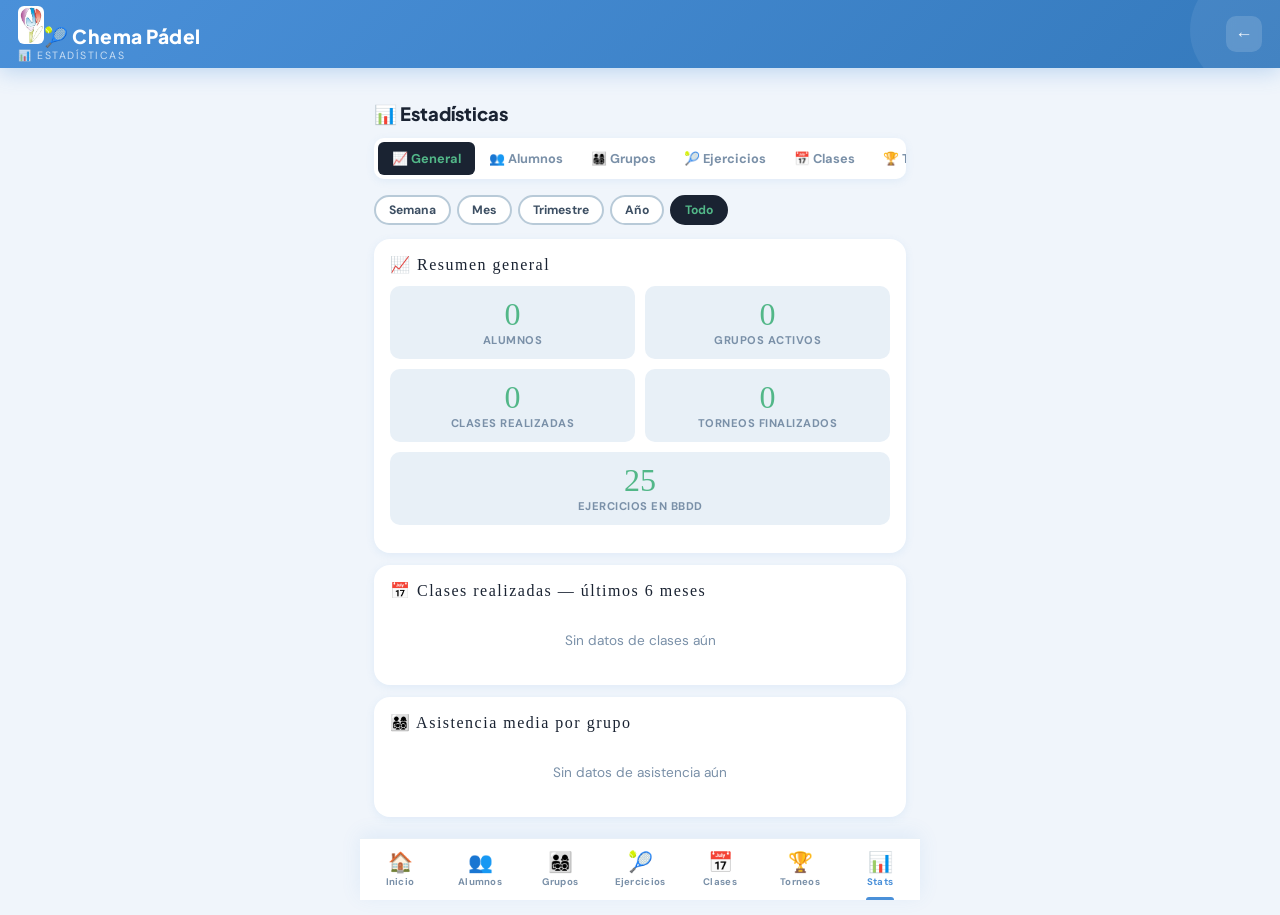
<file: modules/estadisticas.html>
<!DOCTYPE html>
<html lang="es">
<head>
  <meta charset="UTF-8" />
  <meta name="viewport" content="width=device-width, initial-scale=1.0" />
  <title>Estadísticas – Chema Pádel</title>
  <link rel="stylesheet" href="../css/styles.css" />
  <style>
    /* ══ ESTILOS ESTADÍSTICAS ═════════════════════════════════ */

    /* Tabs sección */
    .stat-tabs {
      display: flex; gap: 0;
      background: var(--blanco);
      border-radius: var(--radio-sm);
      padding: 4px;
      box-shadow: var(--sombra-sm);
      margin-bottom: 16px;
      overflow-x: auto;
      scrollbar-width: none;
    }
    .stat-tabs::-webkit-scrollbar { display: none; }
    .stat-tab {
      flex-shrink: 0;
      padding: 8px 14px;
      border: none; background: none;
      font-family: inherit; font-size: 0.8rem; font-weight: 700;
      color: var(--gris-3); border-radius: 6px; cursor: pointer;
      transition: all var(--trans); white-space: nowrap;
    }
    .stat-tab.active { background: var(--negro); color: var(--verde); }

    /* Filtro de rango */
    .rango-bar {
      display: flex; gap: 6px; flex-wrap: wrap;
      margin-bottom: 14px;
    }
    .rango-chip {
      padding: 5px 13px; border-radius: 20px;
      border: 2px solid var(--gris-4);
      background: var(--blanco);
      font-family: inherit; font-size: 0.76rem; font-weight: 700;
      color: var(--gris-2); cursor: pointer;
      transition: all var(--trans);
    }
    .rango-chip.active {
      background: var(--negro); border-color: var(--negro); color: var(--verde);
    }

    /* Bloques de estadística */
    .stat-block {
      background: var(--blanco);
      border-radius: var(--radio);
      box-shadow: var(--sombra-sm);
      padding: 16px;
      margin-bottom: 12px;
    }
    .stat-block-title {
      font-family: 'Bebas Neue', cursive;
      font-size: 1rem; letter-spacing: 1.5px;
      color: var(--negro);
      margin-bottom: 12px;
      display: flex; align-items: center; gap: 8px;
    }

    /* KPI grande */
    .kpi-grid {
      display: grid; grid-template-columns: 1fr 1fr;
      gap: 10px; margin-bottom: 12px;
    }
    .kpi-item {
      background: var(--gris-5);
      border-radius: var(--radio-sm);
      padding: 12px;
      text-align: center;
    }
    .kpi-value {
      font-family: 'Bebas Neue', cursive;
      font-size: 2rem; color: var(--verde);
      line-height: 1;
    }
    .kpi-label {
      font-size: 0.7rem; font-weight: 700;
      text-transform: uppercase; letter-spacing: 0.5px;
      color: var(--gris-3); margin-top: 3px;
    }

    /* Tabla de ranking */
    .ranking-table { width: 100%; border-collapse: collapse; }
    .ranking-table td {
      padding: 8px 6px;
      border-bottom: 1px solid var(--gris-5);
      font-size: 0.85rem;
      vertical-align: middle;
    }
    .ranking-table tr:last-child td { border-bottom: none; }
    .ranking-pos {
      width: 28px; font-weight: 800;
      color: var(--gris-3); text-align: center;
    }
    .ranking-name { font-weight: 600; flex: 1; }
    .ranking-val {
      font-family: 'Bebas Neue', cursive;
      font-size: 1.1rem; color: var(--verde);
      text-align: right; min-width: 40px;
    }
    .ranking-sub { font-size: 0.72rem; color: var(--gris-3); }

    /* Barra de porcentaje */
    .pct-bar-wrap { margin: 6px 0; }
    .pct-bar-label {
      display: flex; justify-content: space-between;
      font-size: 0.78rem; font-weight: 600;
      color: var(--gris-2); margin-bottom: 4px;
    }
    .pct-bar-bg {
      height: 8px; background: var(--gris-5);
      border-radius: 4px; overflow: hidden;
    }
    .pct-bar-fill {
      height: 100%; border-radius: 4px;
      transition: width 0.5s ease;
    }

    /* Selector de alumno/grupo */
    .selector-row {
      display: flex; gap: 8px; margin-bottom: 14px;
    }
    .selector-row select {
      flex: 1; padding: 10px 12px;
      border: 2px solid var(--gris-4);
      border-radius: var(--radio-sm);
      font-family: inherit; font-size: 0.88rem;
      background: var(--blanco); outline: none;
      transition: border-color var(--trans);
    }
    .selector-row select:focus { border-color: var(--verde); }

    /* Mini bar de historial mensual */
    .month-bars {
      display: flex; align-items: flex-end; gap: 4px;
      height: 60px; margin: 8px 0;
    }
    .month-col {
      flex: 1; display: flex; flex-direction: column;
      align-items: center; gap: 3px;
    }
    .month-bar {
      width: 100%; border-radius: 4px 4px 0 0;
      background: var(--verde); min-height: 2px;
      transition: height 0.3s ease;
    }
    .month-label { font-size: 0.62rem; color: var(--gris-3); font-weight: 600; }
    .month-num   { font-size: 0.7rem; font-weight: 700; color: var(--negro); }

    /* Tag sin datos */
    .no-data {
      text-align: center; color: var(--gris-3);
      font-size: 0.85rem; padding: 20px 0;
    }

    /* Bloque dividido */
    .two-col { display: grid; grid-template-columns: 1fr 1fr; gap: 10px; }

    /* Separador de sección */
    .section-sep {
      font-size: 0.72rem; font-weight: 700;
      text-transform: uppercase; letter-spacing: 0.8px;
      color: var(--gris-3); margin: 16px 0 8px;
    }
  </style>
</head>
<body>

  <header class="app-header">
    <a href="../index.html" class="header-logo" style="text-decoration:none;">
      <div>
        <img src="../icons/logo.jpg" alt="Logo" style="height:38px;width:auto;object-fit:contain;border-radius:6px;" /><span class="logo-text">🎾 Chema Pádel</span>
        <span class="logo-sub">📊 Estadísticas</span>
      </div>
    </a>
    <div class="header-actions">
      <button class="btn-icon" onclick="history.back()">←</button>
    </div>
  </header>

  <main class="page-wrapper">

    <div class="section-header">
      <h2 class="section-title">📊 Estadísticas</h2>
    </div>

    <!-- Tabs de sección -->
    <div class="stat-tabs">
      <button class="stat-tab active" onclick="setTab('general', this)">📈 General</button>
      <button class="stat-tab" onclick="setTab('alumnos', this)">👥 Alumnos</button>
      <button class="stat-tab" onclick="setTab('grupos', this)">👨‍👩‍👧‍👦 Grupos</button>
      <button class="stat-tab" onclick="setTab('ejercicios', this)">🎾 Ejercicios</button>
      <button class="stat-tab" onclick="setTab('clases', this)">📅 Clases</button>
      <button class="stat-tab" onclick="setTab('torneos', this)">🏆 Torneos</button>
    </div>

    <!-- Filtro rango de fechas -->
    <div class="rango-bar" id="rangoBar">
      <button class="rango-chip" onclick="setRango('semana', this)">Semana</button>
      <button class="rango-chip" onclick="setRango('mes', this)">Mes</button>
      <button class="rango-chip" onclick="setRango('trimestre', this)">Trimestre</button>
      <button class="rango-chip" onclick="setRango('anio', this)">Año</button>
      <button class="rango-chip active" onclick="setRango('todo', this)">Todo</button>
    </div>

    <!-- Contenido dinámico -->
    <div id="statContent"></div>

  </main>

  <!-- Bottom nav -->
  <nav class="bottom-nav">
    <a class="nav-item" href="../index.html"><span class="nav-icon">🏠</span><span class="nav-label">Inicio</span></a>
    <a class="nav-item" href="alumnos.html"><span class="nav-icon">👥</span><span class="nav-label">Alumnos</span></a>
    <a class="nav-item" href="grupos.html"><span class="nav-icon">👨‍👩‍👧‍👦</span><span class="nav-label">Grupos</span></a>
    <a class="nav-item" href="ejercicios.html"><span class="nav-icon">🎾</span><span class="nav-label">Ejercicios</span></a>
    <a class="nav-item" href="clases.html"><span class="nav-icon">📅</span><span class="nav-label">Clases</span></a>
    <a class="nav-item" href="torneos.html"><span class="nav-icon">🏆</span><span class="nav-label">Torneos</span></a>
    <a class="nav-item active" href="estadisticas.html"><span class="nav-icon">📊</span><span class="nav-label">Stats</span></a>
  </nav>

  <script src="../data/store.js"></script>
  <script src="estadisticas.js"></script>
</body>
</html>
</file>
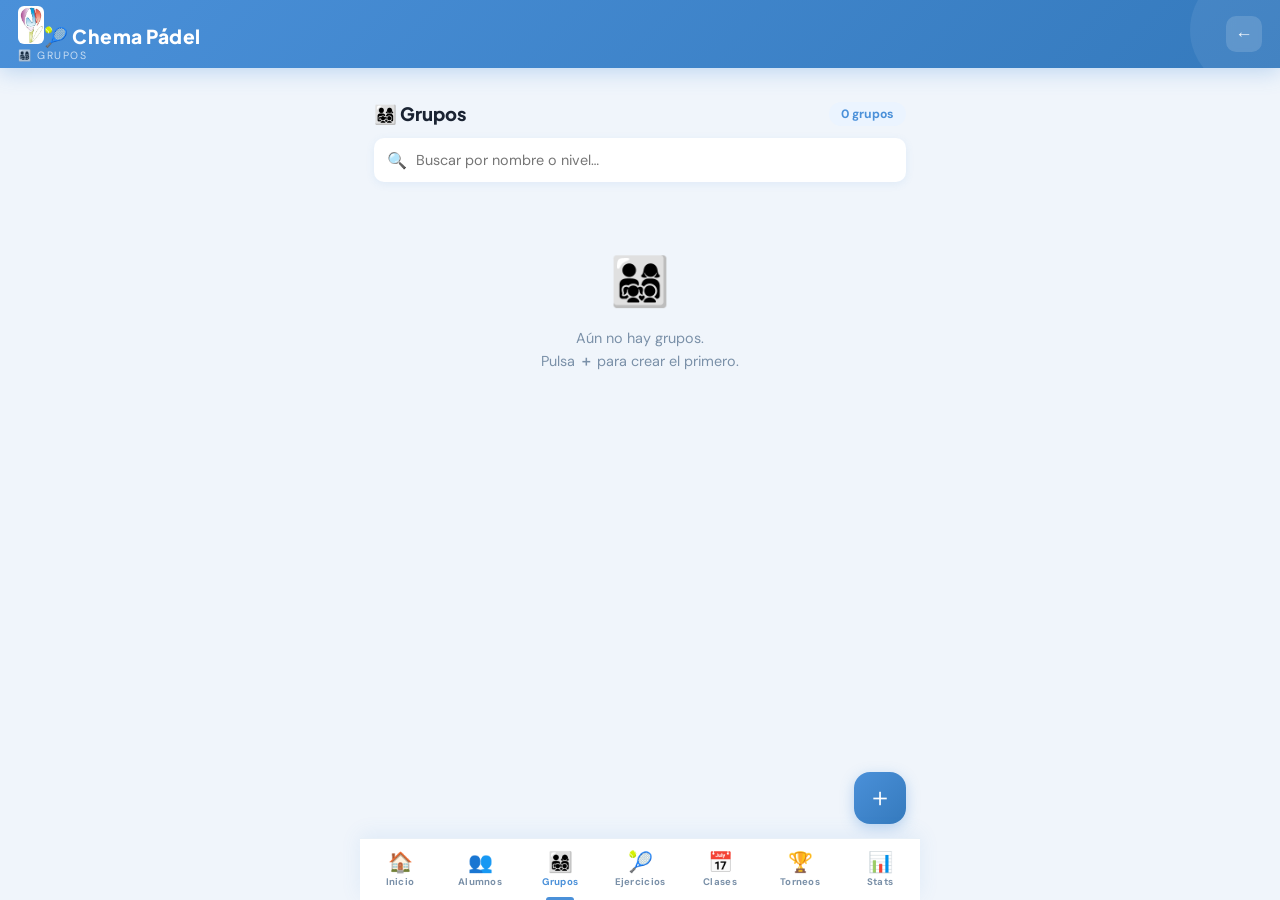
<file: modules/grupos.html>
<!DOCTYPE html>
<html lang="es">
<head>
  <meta charset="UTF-8" />
  <meta name="viewport" content="width=device-width, initial-scale=1.0" />
  <title>Grupos – Chema Pádel</title>
  <link rel="stylesheet" href="../css/styles.css" />
</head>
<body>

  <!-- ── Header ── -->
  <header class="app-header">
    <a href="../index.html" class="header-logo" style="text-decoration:none;">
      <div>
        <img src="../icons/logo.jpg" alt="Logo" style="height:38px;width:auto;object-fit:contain;border-radius:6px;" /><span class="logo-text">🎾 Chema Pádel</span>
        <span class="logo-sub">👨‍👩‍👧‍👦 Grupos</span>
      </div>
    </a>
    <div class="header-actions">
      <button class="btn-icon" onclick="history.back()" title="Volver">←</button>
    </div>
  </header>

  <!-- ── Contenido ── -->
  <main class="page-wrapper">

    <div class="section-header">
      <h2 class="section-title">👨‍👩‍👧‍👦 Grupos</h2>
      <span class="section-count" id="sectionCount">0 grupos</span>
    </div>

    <!-- Buscador -->
    <div class="search-bar">
      <span class="search-icon">🔍</span>
      <input type="text" id="searchInput" placeholder="Buscar por nombre o nivel…" oninput="renderLista()" />
    </div>

    <!-- Lista -->
    <div class="items-list" id="listaGrupos"></div>

  </main>

  <!-- ── FAB: añadir grupo ── -->
  <button class="fab" onclick="abrirModal()" title="Añadir grupo">＋</button>

  <!-- ── Bottom Navigation ── -->
  <nav class="bottom-nav">
    <a class="nav-item" href="../index.html"><span class="nav-icon">🏠</span><span class="nav-label">Inicio</span></a>
    <a class="nav-item" href="alumnos.html"><span class="nav-icon">👥</span><span class="nav-label">Alumnos</span></a>
    <a class="nav-item active" href="grupos.html"><span class="nav-icon">👨‍👩‍👧‍👦</span><span class="nav-label">Grupos</span></a>
    <a class="nav-item" href="ejercicios.html"><span class="nav-icon">🎾</span><span class="nav-label">Ejercicios</span></a>
    <a class="nav-item" href="clases.html"><span class="nav-icon">📅</span><span class="nav-label">Clases</span></a>
    <a class="nav-item" href="torneos.html"><span class="nav-icon">🏆</span><span class="nav-label">Torneos</span></a>
    <a class="nav-item" href="estadisticas.html"><span class="nav-icon">📊</span><span class="nav-label">Stats</span></a>
  </nav>

  <!-- ── Modal: Añadir / Editar grupo ── -->
  <div class="modal-overlay" id="modalOverlay" onclick="cerrarModalOverlay(event)">
    <div class="modal-sheet">
      <div class="modal-handle"></div>
      <h3 class="modal-title" id="modalTitle">Nuevo Grupo</h3>

      <div class="form-group">
        <label>Nombre del grupo *</label>
        <input type="text" id="fNombre" placeholder="Ej: Grupo Martes Mañana" autocomplete="off" />
      </div>

      <div class="form-row">
        <div class="form-group">
          <label>Nivel *</label>
          <select id="fNivel">
            <option value="Principiante">Principiante</option>
            <option value="Intermedio">Intermedio</option>
            <option value="Avanzado">Avanzado</option>
            <option value="Mixto">Mixto</option>
          </select>
        </div>
        <div class="form-group">
          <label>Pista asignada</label>
          <select id="fPista">
            <option value="1">Pista 1</option>
            <option value="2">Pista 2</option>
            <option value="3">Pista 3</option>
          </select>
        </div>
      </div>

      <div class="form-actions">
        <button class="btn btn-secondary" onclick="cerrarModal()">Cancelar</button>
        <button class="btn btn-primary" id="btnGuardar" onclick="guardarGrupo()">Guardar grupo</button>
      </div>
    </div>
  </div>

  <!-- ── Modal: Confirmación eliminar grupo ── -->
  <div class="confirm-modal" id="confirmModal">
    <div class="confirm-box">
      <div class="confirm-title" id="confirmTitle">⚠️ Eliminar grupo</div>
      <div class="confirm-text" id="confirmText"></div>

      <!-- Selector de grupo destino (si hay alumnos) -->
      <select id="confirmSelectGrupo" class="confirm-select">
        <option value="">Selecciona un grupo destino…</option>
      </select>

      <div class="confirm-btns" id="confirmBtns">
        <!-- Se rellena dinámicamente -->
      </div>
    </div>
  </div>

  <!-- Toast -->
  <div id="toast"></div>

  <script src="../data/store.js"></script>
  <script src="grupos.js"></script>

</body>
</html>
</file>
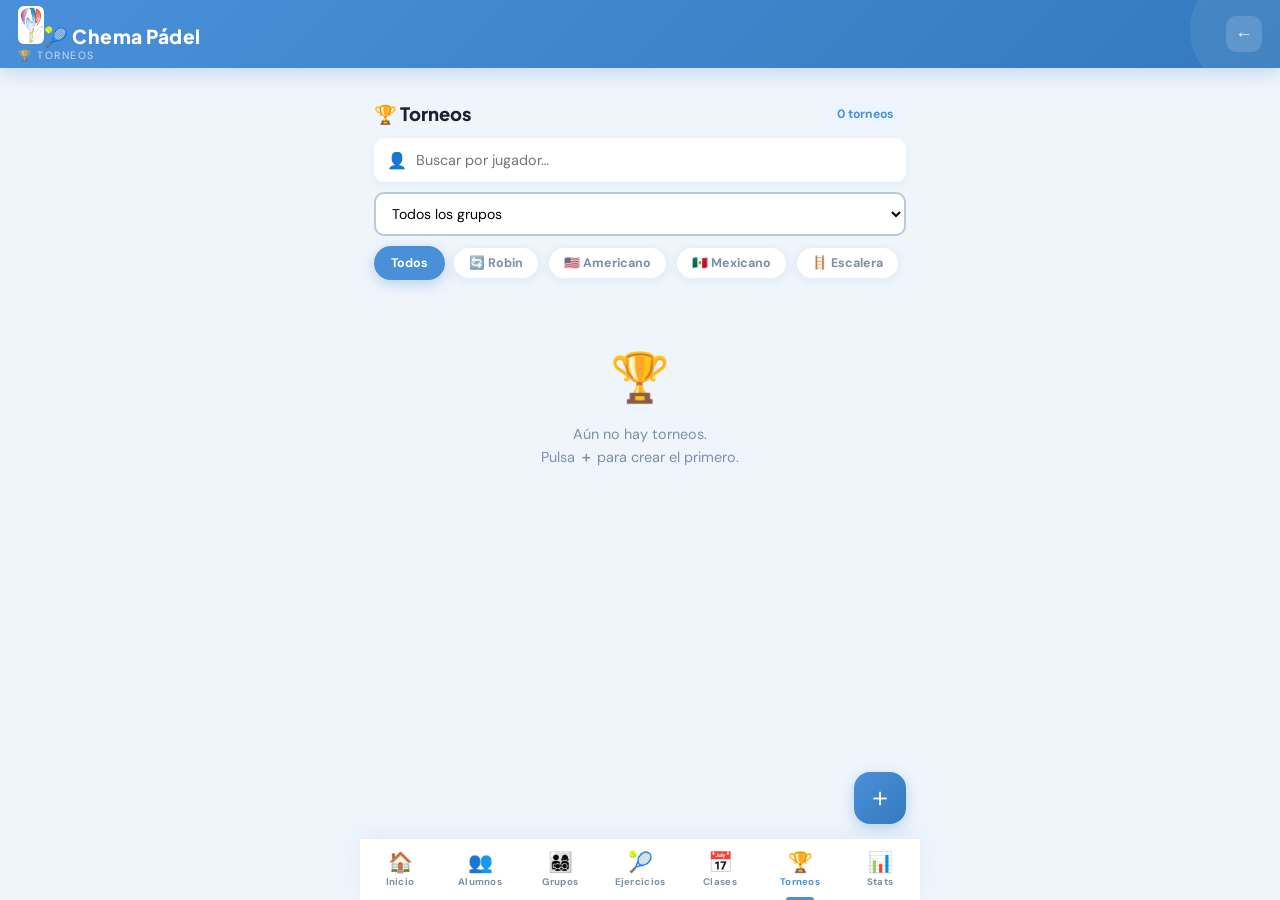
<file: modules/torneos.html>
<!DOCTYPE html>
<html lang="es">
<head>
  <meta charset="UTF-8" />
  <meta name="viewport" content="width=device-width, initial-scale=1.0" />
  <title>Torneos – Chema Pádel</title>
  <link rel="stylesheet" href="../css/styles.css" />
  <style>
    /* ══ ESTILOS TORNEOS ══════════════════════════════════════ */

    /* Chip de tipo */
    .tipo-chip {
      display: inline-flex; align-items: center; gap: 4px;
      padding: 3px 10px; border-radius: 20px;
      font-size: 0.72rem; font-weight: 700; white-space: nowrap;
    }
    .tipo-robin     { background: #e8f4fd; color: #1a6fa8; }
    .tipo-americano { background: #eafaf1; color: #1e8449; }
    .tipo-mexicano  { background: #fef9e7; color: #9a7d0a; }
    .tipo-escalera  { background: #f4ecf7; color: #76448a; }

    .badge-programado  { background: #eaf4fb; color: #1a5276; }
    .badge-en-curso    { background: #fdebd0; color: #935116; }
    .badge-finalizado  { background: #d5f5e3; color: #1e8449; }

    /* Card torneo en lista */
    .torneo-card {
      background: var(--blanco);
      border-radius: var(--radio);
      box-shadow: var(--sombra-sm);
      overflow: hidden;
      border: 2px solid transparent;
      transition: border-color var(--trans), box-shadow var(--trans);
      animation: fadeUp 0.2s ease both;
      margin-bottom: 8px;
    }
    .torneo-card.expanded { border-color: var(--azul); box-shadow: var(--sombra); }

    .torneo-compact {
      display: flex; align-items: center; gap: 12px; padding: 14px;
      cursor: pointer; user-select: none;
    }
    .torneo-compact:active { background: var(--fondo); }

    .torneo-tipo-icon {
      width: 46px; height: 46px; border-radius: 12px;
      background: var(--azul-suave);
      display: flex; align-items: center; justify-content: center;
      font-size: 1.4rem; flex-shrink: 0;
    }

    /* Panel expandido de la tarjeta torneo */
    .torneo-expanded {
      display: none;
      padding: 0 14px 16px;
      border-top: 1px solid var(--gris-5);
      animation: fadeIn 0.15s ease;
    }
    .torneo-card.expanded .torneo-expanded { display: block; }
    .torneo-card.expanded .torneo-chevron { transform: rotate(180deg); color: var(--azul); }

    /* Top 3 clasificados mini */
    .top3-row {
      display: flex; gap: 8px; margin: 12px 0 10px;
    }
    .top3-item {
      flex: 1; text-align: center;
      background: var(--fondo); border-radius: 10px;
      padding: 8px 6px;
      border: 1px solid var(--gris-5);
    }
    .top3-medal { font-size: 1.2rem; display: block; }
    .top3-nombre { font-size: 0.72rem; font-weight: 700; color: var(--gris-1); margin-top: 3px; white-space: nowrap; overflow: hidden; text-overflow: ellipsis; }
    .top3-pts { font-size: 0.68rem; color: var(--azul); font-weight: 700; }

    .torneo-info-grid {
      display: grid; grid-template-columns: 1fr 1fr;
      gap: 8px 16px; padding: 10px 0 12px;
      border-top: 1px solid var(--gris-5);
    }
    .torneo-info-grid .field-label { font-size: 0.66rem; font-weight: 700; text-transform: uppercase; letter-spacing: 0.5px; color: var(--gris-3); }
    .torneo-info-grid .field-value { font-size: 0.84rem; color: var(--negro); font-weight: 600; }

    .torneo-actions {
      display: flex; gap: 8px;
      padding-top: 10px; border-top: 1px solid var(--gris-5);
    }

    /* ══ VISTA INTERIOR TORNEO ══ */
    #vistaInterior { display: none; }

    .torneo-header-bar {
      background: linear-gradient(135deg, var(--azul), var(--azul-dark));
      color: var(--blanco);
      padding: 14px 16px;
      border-radius: var(--radio);
      margin-bottom: 14px;
      box-shadow: var(--sombra-azul);
    }
    .torneo-header-bar h3 {
      font-family: 'Plus Jakarta Sans', sans-serif;
      font-size: 1.2rem; font-weight: 800;
      color: var(--blanco); margin-bottom: 4px;
    }
    .torneo-header-bar p { font-size: 0.78rem; color: rgba(255,255,255,0.8); }

    /* Navegación jornadas */
    .jornada-nav {
      display: flex; align-items: center; gap: 10px;
      background: var(--blanco);
      border-radius: var(--radio-sm);
      padding: 10px 14px;
      box-shadow: var(--sombra-sm);
      margin-bottom: 14px;
    }
    .jornada-nav button {
      width: 34px; height: 34px;
      border: 2px solid var(--gris-4);
      border-radius: 8px; background: var(--blanco);
      font-size: 1rem; cursor: pointer;
      transition: all var(--trans); flex-shrink: 0;
    }
    .jornada-nav button:hover:not(:disabled) { border-color: var(--azul); color: var(--azul); }
    .jornada-nav button:disabled { opacity: 0.3; cursor: not-allowed; }
    .jornada-nav select {
      flex: 1; padding: 8px 10px;
      border: 2px solid var(--gris-4);
      border-radius: var(--radio-sm);
      font-family: inherit; font-size: 0.88rem;
      font-weight: 700; text-align: center;
      background: var(--blanco); cursor: pointer;
      outline: none;
    }

    /* Tarjeta de partido */
    .partido-card {
      background: var(--blanco);
      border-radius: var(--radio);
      box-shadow: var(--sombra-sm);
      margin-bottom: 10px;
      overflow: hidden;
      border: 2px solid transparent;
      transition: border-color var(--trans);
    }
    .partido-card.finalizado { border-color: var(--verde); }

    .partido-pista {
      background: linear-gradient(90deg, var(--azul-suave), var(--verde-suave));
      color: var(--azul);
      font-family: 'Plus Jakarta Sans', sans-serif;
      font-size: 0.78rem; font-weight: 800; letter-spacing: 1px;
      text-transform: uppercase;
      padding: 8px 14px;
      display: flex; align-items: center; gap: 8px;
    }

    .partido-body { padding: 12px 14px; }

    .partido-equipos {
      display: flex; align-items: center; gap: 8px;
      margin-bottom: 10px;
    }
    .equipo {
      flex: 1; text-align: center;
      font-weight: 700; font-size: 0.85rem;
      line-height: 1.3;
    }
    .vs-badge {
      background: var(--gris-5); color: var(--gris-3);
      padding: 4px 10px; border-radius: 6px;
      font-weight: 800; font-size: 0.78rem;
      flex-shrink: 0;
    }

    .partido-scores {
      display: flex; align-items: center; gap: 8px;
      margin-bottom: 10px;
    }
    .score-input {
      flex: 1; text-align: center;
      padding: 10px 6px;
      border: 2px solid var(--gris-4);
      border-radius: var(--radio-sm);
      font-family: 'Bebas Neue', cursive;
      font-size: 1.6rem; letter-spacing: 1px;
      background: var(--gris-5);
      outline: none;
      transition: border-color var(--trans);
    }
    .score-input:focus { border-color: var(--verde); background: var(--blanco); }
    .score-input.ganador { border-color: var(--verde); background: var(--verde-suave); color: var(--verde-dark); }
    .score-input.perdedor { border-color: var(--gris-4); }
    .score-sep {
      font-family: 'Bebas Neue', cursive;
      font-size: 1.4rem; color: var(--gris-3);
    }

    .partido-btns {
      display: flex; gap: 8px;
    }

    /* Clasificación */
    .clasificacion-table {
      width: 100%; border-collapse: collapse;
      font-size: 0.82rem;
      background: var(--blanco);
      border-radius: var(--radio);
      overflow: hidden;
      box-shadow: var(--sombra-sm);
      margin-bottom: 14px;
    }
    .clasificacion-table th {
      background: linear-gradient(90deg, var(--azul-suave), var(--verde-suave));
      color: var(--azul);
      padding: 8px 10px; text-align: center;
      font-family: 'Plus Jakarta Sans', sans-serif;
      font-size: 0.78rem; font-weight: 800; letter-spacing: 0.5px;
      text-transform: uppercase;
    }
    .clasificacion-table th:first-child { text-align: left; }
    .clasificacion-table td {
      padding: 9px 10px; border-bottom: 1px solid var(--gris-5);
      text-align: center;
    }
    .clasificacion-table td:nth-child(2) { text-align: left; font-weight: 600; }
    .clasificacion-table tr:last-child td { border-bottom: none; }
    .clasificacion-table tr:nth-child(even) td { background: var(--gris-5); }
    .pos-medal { font-size: 1rem; }

    /* Botones de control del torneo */
    .torneo-controls {
      display: flex; gap: 10px; margin-bottom: 16px; flex-wrap: wrap;
    }

    /* Roles Escalera */
    .rol-estrella { color: #f39c12; }
    .rol-promesa  { color: #8e44ad; }

    /* Modal crear torneo */
    .participante-row {
      display: flex; align-items: center; gap: 10px;
      padding: 8px 0; border-bottom: 1px solid var(--gris-5);
    }
    .participante-row:last-child { border-bottom: none; }
    .participante-num {
      width: 24px; font-weight: 700;
      color: var(--gris-3); font-size: 0.85rem;
      text-align: right; flex-shrink: 0;
    }
    .participante-row input {
      flex: 1; padding: 7px 10px;
      border: 2px solid var(--gris-5);
      border-radius: 6px; font-family: inherit; font-size: 0.88rem;
      background: var(--gris-5); outline: none;
    }
    .participante-row input:focus { border-color: var(--verde); background: var(--blanco); }
    .rol-btn {
      padding: 5px 10px; border-radius: 20px; border: none;
      font-size: 0.85rem; cursor: pointer; flex-shrink: 0;
      transition: all var(--trans);
    }
    .participantes-container { max-height: 300px; overflow-y: auto; }
  </style>
</head>
<body>

  <header class="app-header">
    <a href="../index.html" class="header-logo" style="text-decoration:none;" id="headerLogoLink">
      <div>
        <img src="../icons/logo.jpg" alt="Logo" style="height:38px;width:auto;object-fit:contain;border-radius:6px;" /><span class="logo-text">🎾 Chema Pádel</span>
        <span class="logo-sub" id="headerSub">🏆 Torneos</span>
      </div>
    </a>
    <div class="header-actions">
      <button class="btn-icon" id="btnVolver" onclick="volverALista()" title="Volver" style="display:none;">←</button>
      <button class="btn-icon" onclick="history.back()" id="btnHistoryBack" title="Volver">←</button>
    </div>
  </header>

  <main class="page-wrapper">

    <!-- ══ VISTA LISTA ══ -->
    <div id="vistaLista">
      <div class="section-header">
        <h2 class="section-title">🏆 Torneos</h2>
        <span class="section-count" id="sectionCount">0 torneos</span>
      </div>

      <!-- Buscador por jugador -->
      <div class="search-bar" style="margin-bottom:10px;">
        <span class="search-icon">👤</span>
        <input type="text" id="searchJugador" placeholder="Buscar por jugador…"
          oninput="filtroJugador=this.value;renderLista()" />
      </div>

      <!-- Filtro por grupo -->
      <div style="margin-bottom:10px;">
        <select id="filtroGrupoSelect"
          onchange="filtroGrupoId=this.value;renderLista()"
          style="width:100%;padding:10px 12px;border:2px solid var(--gris-4);
          border-radius:var(--radio-sm);font-family:inherit;font-size:.88rem;
          background:var(--blanco);outline:none;">
          <option value="">👨‍👩‍👧‍👦 Todos los grupos</option>
        </select>
      </div>

      <!-- Filtros por tipo -->
      <div class="filter-bar" id="filterTipo" style="margin-bottom:10px;">
        <button class="filter-chip active" onclick="setFiltroTipo(this,\'\')">Todos</button>
        <button class="filter-chip" onclick="setFiltroTipo(this,\'Round Robin\')">🔄 Robin</button>
        <button class="filter-chip" onclick="setFiltroTipo(this,\'Americano\')">🇺🇸 Americano</button>
        <button class="filter-chip" onclick="setFiltroTipo(this,\'Mexicano\')">🇲🇽 Mexicano</button>
        <button class="filter-chip" onclick="setFiltroTipo(this,\'Escalera\')">🪜 Escalera</button>
      </div>

      <div id="listaTorneos"></div>
    </div>

    <!-- ══ VISTA INTERIOR TORNEO ══ -->
    <div id="vistaInterior">

      <div class="torneo-header-bar">
        <h3 id="torneoNombreHeader">—</h3>
        <p id="torneoInfoHeader">—</p>
      </div>

      <!-- Navegación jornadas -->
      <div class="jornada-nav" id="jornadaNav">
        <button id="btnJornadaAnterior" onclick="cambiarJornada(-1)">◀</button>
        <select id="selJornada" onchange="renderJornada(parseInt(this.value))"></select>
        <button id="btnJornadaSiguiente" onclick="cambiarJornada(1)">▶</button>
      </div>

      <!-- Partidos de la jornada actual -->
      <div id="partidosContainer"></div>

      <!-- Botones de control -->
      <div class="torneo-controls" id="torneoControls"></div>

      <!-- Clasificación -->
      <div style="font-family:'Bebas Neue',cursive;font-size:1.2rem;letter-spacing:1.5px;margin-bottom:8px;">
        📊 Clasificación
      </div>
      <div id="clasificacionContainer"></div>
    </div>

  </main>

  <!-- FAB -->
  <button class="fab" id="fabBtn" onclick="abrirModal()" title="Nuevo torneo">＋</button>

  <!-- Bottom nav -->
  <nav class="bottom-nav">
    <a class="nav-item" href="../index.html"><span class="nav-icon">🏠</span><span class="nav-label">Inicio</span></a>
    <a class="nav-item" href="alumnos.html"><span class="nav-icon">👥</span><span class="nav-label">Alumnos</span></a>
    <a class="nav-item" href="grupos.html"><span class="nav-icon">👨‍👩‍👧‍👦</span><span class="nav-label">Grupos</span></a>
    <a class="nav-item" href="ejercicios.html"><span class="nav-icon">🎾</span><span class="nav-label">Ejercicios</span></a>
    <a class="nav-item" href="clases.html"><span class="nav-icon">📅</span><span class="nav-label">Clases</span></a>
    <a class="nav-item active" href="torneos.html"><span class="nav-icon">🏆</span><span class="nav-label">Torneos</span></a>
    <a class="nav-item" href="estadisticas.html"><span class="nav-icon">📊</span><span class="nav-label">Stats</span></a>
  </nav>

  <!-- ══ MODAL CREAR TORNEO ══ -->
  <div class="modal-overlay" id="modalOverlay" onclick="cerrarModalOverlay(event)">
    <div class="modal-sheet" style="max-height:94vh;">
      <div class="modal-handle"></div>
      <h3 class="modal-title">🏆 Nuevo Torneo</h3>

      <div class="form-group">
        <label>Nombre *</label>
        <input type="text" id="fNombre" placeholder="Ej: Torneo de Navidad" />
      </div>

      <div class="form-row">
        <div class="form-group">
          <label>Tipo *</label>
          <select id="fTipo" onchange="onTipoChange()">
            <option value="Americano">🇺🇸 Americano</option>
            <option value="Mexicano">🇲🇽 Mexicano</option>
            <option value="Round Robin">🔄 Round Robin</option>
            <option value="Escalera">🪜 Escalera</option>
          </select>
        </div>
        <div class="form-group">
          <label>Fecha *</label>
          <input type="date" id="fFecha" />
        </div>
      </div>

      <div class="form-row">
        <div class="form-group">
          <label>Hora</label>
          <input type="time" id="fHora" />
        </div>
        <div class="form-group">
          <label>Pistas</label>
          <select id="fPistas" onchange="onPistasChange()">
            <option value="1">1 pista</option>
            <option value="2" selected>2 pistas</option>
            <option value="3">3 pistas</option>
          </select>
        </div>
      </div>

      <div class="form-row">
        <div class="form-group">
          <label>Sistema puntuación</label>
          <select id="fSistema">
            <option value="puntos">Puntos</option>
            <option value="juegos">Juegos</option>
          </select>
        </div>
        <div class="form-group">
          <label>Cantidad</label>
          <input type="number" id="fCantidad" placeholder="Ej: 24" min="1" max="99" value="24" />
        </div>
      </div>

      <div class="form-group">
        <label>Duración aproximada</label>
        <select id="fDuracion">
          <option value="">—</option>
          <option value="60 min">60 min</option>
          <option value="90 min">90 min</option>
          <option value="2 horas">2 horas</option>
          <option value="3 horas">3 horas</option>
        </select>
      </div>

      <!-- Participantes -->
      <div class="form-group">
        <label id="labelParticipantes">Participantes (8)</label>
        <div class="participantes-container" id="participantesContainer"></div>
      </div>

      <div class="form-actions">
        <button class="btn btn-secondary" onclick="cerrarModal()">Cancelar</button>
        <button class="btn btn-primary" onclick="crearTorneo()">🏆 Crear torneo</button>
      </div>
    </div>
  </div>

  <div id="toast"></div>

  <script src="../data/store.js"></script>
  <script src="torneos.js"></script>
</body>
</html>
</file>
<file: css/styles.css>
/* ============================================================
   CHEMA PÁDEL – styles.css  v3.0
   Diseño pastel azul/verde suave. Mobile-first.
   ============================================================ */

@import url('https://fonts.googleapis.com/css2?family=Plus+Jakarta+Sans:wght@400;500;600;700;800&family=DM+Sans:ital,wght@0,400;0,500;0,600;0,700;1,400&display=swap');

/* ── Variables ─────────────────────────────────────────────── */
:root {
  /* Paleta principal */
  --azul:          #4A90D9;
  --azul-dark:     #357ABD;
  --azul-suave:    #EBF4FF;
  --azul-medio:    #C5DDF7;
  --verde:         #52B788;
  --verde-dark:    #3d9970;
  --verde-suave:   #EDFBF3;
  --verde-medio:   #B7E4C7;

  /* Grises/neutros */
  --negro:         #1a2332;
  --gris-1:        #1a2332;
  --gris-2:        #3d4f63;
  --gris-3:        #7a90a8;
  --gris-4:        #b8cad8;
  --gris-5:        #e8f0f7;
  --fondo:         #f0f5fb;
  --blanco:        #ffffff;

  /* Semáforo */
  --rojo:          #e05c5c;
  --rojo-light:    #fdeaea;
  --amarillo:      #f0a500;
  --amarillo-l:    #fff8e6;
  --naranja:       #F4845F;
  --morado:        #9B72CF;

  /* Sombras */
  --sombra-sm:  0 2px 8px rgba(74,144,217,0.10);
  --sombra:     0 4px 20px rgba(74,144,217,0.14);
  --sombra-lg:  0 8px 32px rgba(74,144,217,0.20);
  --sombra-azul:0 4px 14px rgba(74,144,217,0.35);
  --sombra-verde:0 4px 14px rgba(82,183,136,0.35);

  /* Layout */
  --radio:    16px;
  --radio-sm: 10px;
  --radio-xs: 6px;
  --trans:    0.18s ease;
  --header-h: 68px;
  --nav-h:    62px;
}

/* ── Reset ─────────────────────────────────────────────────── */
*, *::before, *::after { box-sizing: border-box; margin: 0; padding: 0; }
html { scroll-behavior: smooth; }
body {
  font-family: 'DM Sans', sans-serif;
  background: var(--fondo);
  color: var(--negro);
  min-height: 100vh;
  -webkit-font-smoothing: antialiased;
}

::-webkit-scrollbar { width: 4px; }
::-webkit-scrollbar-track { background: transparent; }
::-webkit-scrollbar-thumb { background: var(--azul-medio); border-radius: 10px; }

/* ── Layout ─────────────────────────────────────────────────── */
.page-wrapper {
  max-width: 560px;
  margin: 0 auto;
  padding: 16px 14px calc(var(--nav-h) + 24px);
}

/* ── Header ─────────────────────────────────────────────────── */
.app-header {
  height: var(--header-h);
  background: linear-gradient(135deg, var(--azul) 0%, var(--azul-dark) 100%);
  display: flex;
  align-items: center;
  justify-content: space-between;
  padding: 0 18px;
  position: sticky;
  top: 0;
  z-index: 200;
  box-shadow: 0 4px 20px rgba(74,144,217,0.30);
  overflow: hidden;
}

.app-header::before {
  content: '';
  position: absolute;
  top: -30px; right: -30px;
  width: 120px; height: 120px;
  background: rgba(255,255,255,0.07);
  border-radius: 50%;
  pointer-events: none;
}

.header-logo {
  display: flex;
  align-items: center;
  gap: 10px;
  text-decoration: none;
}

.logo-text {
  font-family: 'Plus Jakarta Sans', sans-serif;
  font-size: 1.2rem;
  font-weight: 800;
  letter-spacing: 0.5px;
  color: var(--blanco);
  line-height: 1;
}

.logo-sub {
  font-size: 0.66rem;
  color: rgba(255,255,255,0.7);
  letter-spacing: 1.5px;
  text-transform: uppercase;
  display: block;
  line-height: 1;
  margin-top: 2px;
}

.header-actions { display: flex; gap: 8px; }

.btn-icon {
  background: rgba(255,255,255,0.15);
  border: none;
  color: rgba(255,255,255,0.9);
  width: 36px; height: 36px;
  border-radius: var(--radio-sm);
  display: flex; align-items: center; justify-content: center;
  cursor: pointer;
  transition: background var(--trans);
  font-size: 1.1rem;
  backdrop-filter: blur(4px);
}
.btn-icon:hover { background: rgba(255,255,255,0.25); }

/* ── Bottom nav ─────────────────────────────────────────────── */
.bottom-nav {
  position: fixed;
  bottom: 0; left: 0; right: 0;
  height: var(--nav-h);
  background: var(--blanco);
  display: flex;
  align-items: stretch;
  justify-content: space-around;
  z-index: 200;
  border-top: 1px solid var(--gris-5);
  box-shadow: 0 -4px 20px rgba(74,144,217,0.10);
  max-width: 560px;
  margin: 0 auto;
}

.nav-item {
  flex: 1;
  display: flex; flex-direction: column;
  align-items: center; justify-content: center;
  gap: 3px;
  text-decoration: none;
  color: var(--gris-3);
  transition: color var(--trans);
  padding: 6px 4px;
  cursor: pointer;
  border: none; background: none;
  font-family: inherit;
  position: relative;
}

.nav-item.active { color: var(--azul); }
.nav-item.active::after {
  content: '';
  position: absolute;
  bottom: 0; left: 50%;
  transform: translateX(-50%);
  width: 28px; height: 3px;
  background: var(--azul);
  border-radius: 3px 3px 0 0;
}

.nav-icon  { font-size: 1.25rem; line-height: 1; }
.nav-label { font-size: 0.60rem; font-weight: 700; letter-spacing: 0.3px; }

/* ── Título de sección ──────────────────────────────────────── */
.section-header {
  display: flex; align-items: center; justify-content: space-between;
  margin: 18px 0 12px;
}

.section-title {
  font-family: 'Plus Jakarta Sans', sans-serif;
  font-size: 1.15rem; font-weight: 800;
  color: var(--negro);
  display: flex; align-items: center; gap: 8px;
}

.section-count {
  font-size: 0.76rem; font-weight: 700;
  color: var(--azul);
  background: var(--azul-suave);
  padding: 4px 12px;
  border-radius: 20px;
}

/* ── Buscador ───────────────────────────────────────────────── */
.search-bar {
  position: relative;
  margin-bottom: 12px;
}

.search-bar input {
  width: 100%;
  padding: 11px 14px 11px 40px;
  border: 2px solid transparent;
  border-radius: var(--radio-sm);
  background: var(--blanco);
  font-family: inherit; font-size: 0.9rem;
  color: var(--negro);
  box-shadow: var(--sombra-sm);
  transition: border-color var(--trans), box-shadow var(--trans);
  outline: none;
}
.search-bar input:focus {
  border-color: var(--azul);
  box-shadow: 0 0 0 4px rgba(74,144,217,0.12);
}

.search-icon {
  position: absolute; left: 13px; top: 50%;
  transform: translateY(-50%);
  color: var(--gris-3); font-size: 1rem;
  pointer-events: none;
}

/* ── Filter chips ────────────────────────────────────────────── */
.filter-bar {
  display: flex; gap: 7px;
  flex-wrap: wrap; margin-bottom: 12px;
}

.filter-chip {
  padding: 7px 15px;
  border-radius: 20px;
  border: 2px solid var(--gris-5);
  background: var(--blanco);
  font-family: inherit; font-size: 0.78rem; font-weight: 700;
  color: var(--gris-3); cursor: pointer;
  transition: all var(--trans);
  box-shadow: var(--sombra-sm);
}
.filter-chip.active {
  background: var(--azul); border-color: var(--azul);
  color: var(--blanco);
  box-shadow: var(--sombra-azul);
}
.filter-chip:hover:not(.active) { border-color: var(--azul-medio); color: var(--azul); }

/* ── FAB ─────────────────────────────────────────────────────── */
.fab {
  position: fixed;
  bottom: calc(var(--nav-h) + 14px);
  right: max(14px, calc(50vw - 280px + 14px));
  width: 52px; height: 52px;
  border-radius: 16px;
  background: linear-gradient(135deg, var(--azul), var(--azul-dark));
  color: var(--blanco); border: none;
  font-size: 1.6rem;
  display: flex; align-items: center; justify-content: center;
  box-shadow: var(--sombra-azul);
  cursor: pointer; z-index: 150;
  transition: transform var(--trans), box-shadow var(--trans);
  line-height: 1;
}
.fab:hover  { transform: scale(1.07); box-shadow: 0 6px 20px rgba(74,144,217,0.50); }
.fab:active { transform: scale(0.95); }

/* ── Modal ───────────────────────────────────────────────────── */
.modal-overlay {
  position: fixed; inset: 0;
  background: rgba(26,35,50,0.55);
  backdrop-filter: blur(4px);
  z-index: 500;
  display: flex; align-items: flex-end; justify-content: center;
  opacity: 0; pointer-events: none;
  transition: opacity 0.25s ease;
}
.modal-overlay.open { opacity: 1; pointer-events: all; }

.modal-sheet {
  background: var(--blanco);
  border-radius: var(--radio) var(--radio) 0 0;
  width: 100%; max-width: 560px;
  max-height: 92vh; overflow-y: auto;
  padding: 20px 18px 36px;
  transform: translateY(100%);
  transition: transform 0.3s cubic-bezier(.4,0,.2,1);
}
.modal-overlay.open .modal-sheet { transform: translateY(0); }

.modal-handle {
  width: 36px; height: 4px;
  background: var(--gris-4); border-radius: 2px;
  margin: 0 auto 18px;
}

.modal-title {
  font-family: 'Plus Jakarta Sans', sans-serif;
  font-size: 1.2rem; font-weight: 800;
  margin-bottom: 18px; color: var(--negro);
}

/* ── Formularios ─────────────────────────────────────────────── */
.form-group { margin-bottom: 13px; }

.form-group label {
  display: block; font-size: 0.72rem; font-weight: 700;
  text-transform: uppercase; letter-spacing: 0.8px;
  color: var(--gris-3); margin-bottom: 5px;
}

.form-group input,
.form-group select,
.form-group textarea {
  width: 100%; padding: 11px 13px;
  border: 2px solid var(--gris-5);
  border-radius: var(--radio-sm);
  font-family: inherit; font-size: 0.9rem;
  color: var(--negro); background: var(--fondo);
  outline: none;
  transition: border-color var(--trans), background var(--trans), box-shadow var(--trans);
}
.form-group input:focus,
.form-group select:focus,
.form-group textarea:focus {
  border-color: var(--azul);
  background: var(--blanco);
  box-shadow: 0 0 0 4px rgba(74,144,217,0.10);
}

.form-row { display: grid; grid-template-columns: 1fr 1fr; gap: 12px; }
.form-actions { display: flex; gap: 10px; margin-top: 20px; }

/* ── Botones ─────────────────────────────────────────────────── */
.btn {
  display: inline-flex; align-items: center; justify-content: center;
  gap: 7px; padding: 12px 18px;
  border-radius: var(--radio-sm);
  font-family: inherit; font-size: 0.88rem; font-weight: 700;
  cursor: pointer; border: none;
  transition: all var(--trans);
  text-decoration: none; white-space: nowrap; flex-shrink: 0;
}
.btn:active { transform: scale(0.97); }

.btn-primary {
  background: linear-gradient(135deg, var(--azul), var(--azul-dark));
  color: var(--blanco); flex: 1;
  box-shadow: var(--sombra-azul);
}
.btn-primary:hover { box-shadow: 0 6px 20px rgba(74,144,217,0.45); }

.btn-secondary {
  background: var(--fondo); color: var(--gris-2);
  flex: 0 0 auto;
  border: 2px solid var(--gris-5);
}
.btn-secondary:hover { background: var(--azul-suave); color: var(--azul); border-color: var(--azul-medio); }

.btn-verde {
  background: linear-gradient(135deg, var(--verde), var(--verde-dark));
  color: var(--blanco);
  box-shadow: var(--sombra-verde);
}

.btn-danger-ghost {
  background: var(--rojo-light); color: var(--rojo);
}
.btn-danger-ghost:hover { background: var(--rojo); color: var(--blanco); }

.btn-sm { padding: 7px 13px; font-size: 0.8rem; border-radius: 8px; }

/* ── Cards de items ─────────────────────────────────────────── */
.items-list { display: flex; flex-direction: column; gap: 8px; }

.item-card {
  background: var(--blanco);
  border-radius: var(--radio);
  box-shadow: var(--sombra-sm);
  overflow: hidden;
  border: 2px solid transparent;
  transition: border-color var(--trans), box-shadow var(--trans);
  animation: fadeUp 0.2s ease both;
}
.item-card.expanded {
  border-color: var(--azul);
  box-shadow: var(--sombra);
}

@keyframes fadeUp {
  from { opacity: 0; transform: translateY(8px); }
  to   { opacity: 1; transform: translateY(0); }
}
@keyframes fadeIn {
  from { opacity: 0; }
  to   { opacity: 1; }
}

.card-compact {
  display: flex; align-items: center; gap: 12px;
  padding: 12px 14px; cursor: pointer; user-select: none;
}
.card-compact:active { background: var(--fondo); }

/* Avatar */
.avatar {
  width: 42px; height: 42px; border-radius: 12px;
  display: flex; align-items: center; justify-content: center;
  font-family: 'Plus Jakarta Sans', sans-serif;
  font-weight: 800; font-size: 0.88rem;
  flex-shrink: 0; letter-spacing: 0.5px;
}
.avatar-emoji { font-size: 1.4rem; background: var(--fondo); border-radius: 12px; }

.card-info { flex: 1; min-width: 0; }

.card-name {
  font-family: 'Plus Jakarta Sans', sans-serif;
  font-weight: 700; font-size: 0.93rem;
  white-space: nowrap; overflow: hidden; text-overflow: ellipsis;
}

.card-meta {
  font-size: 0.74rem; color: var(--gris-3);
  margin-top: 3px;
  display: flex; align-items: center; gap: 6px; flex-wrap: wrap;
}

.chevron {
  color: var(--gris-4); font-size: 0.85rem;
  transition: transform 0.2s ease, color 0.2s ease;
  flex-shrink: 0;
}
.item-card.expanded .chevron { transform: rotate(180deg); color: var(--azul); }

.card-expanded {
  display: none;
  padding: 0 14px 16px;
  border-top: 1px solid var(--gris-5);
  animation: fadeIn 0.15s ease;
}
.item-card.expanded .card-expanded { display: block; }

.card-fields {
  display: grid; grid-template-columns: 1fr 1fr;
  gap: 10px 16px; padding: 14px 0 12px;
}
.field-item  { display: flex; flex-direction: column; gap: 2px; }
.field-label {
  font-size: 0.68rem; font-weight: 700;
  text-transform: uppercase; letter-spacing: 0.6px; color: var(--gris-3);
}
.field-value { font-size: 0.88rem; color: var(--negro); font-weight: 500; }

.card-actions {
  display: flex; gap: 8px;
  padding-top: 10px; border-top: 1px solid var(--gris-5);
}

/* ── Sub-lista alumnos en grupo ─────────────────────────────── */
.alumnos-sublist {
  background: var(--fondo); border-radius: var(--radio-sm);
  padding: 10px 12px; margin: 10px 0;
  border: 1px solid var(--gris-5);
}
.alumnos-sublist-title {
  font-size: 0.70rem; font-weight: 700;
  text-transform: uppercase; letter-spacing: 0.7px;
  color: var(--gris-3); margin-bottom: 8px;
}
.alumno-subitem {
  display: flex; align-items: center; gap: 8px;
  padding: 5px 0; border-bottom: 1px solid var(--gris-5);
  font-size: 0.85rem;
}
.alumno-subitem:last-child { border-bottom: none; }

/* ── Badges ──────────────────────────────────────────────────── */
.badge {
  display: inline-flex; align-items: center;
  padding: 3px 10px; border-radius: 20px;
  font-size: 0.70rem; font-weight: 700;
  letter-spacing: 0.2px; white-space: nowrap;
}

.badge-principiante { background: var(--azul-suave);  color: var(--azul); }
.badge-intermedio   { background: var(--amarillo-l);  color: var(--amarillo); }
.badge-avanzado     { background: var(--verde-suave);  color: var(--verde-dark); }
.badge-mixto        { background: #f3eeff;             color: var(--morado); }
.badge-pista {
  background: var(--azul-suave); color: var(--azul);
  font-family: 'Plus Jakarta Sans', sans-serif;
  font-weight: 800; font-size: 0.75rem; letter-spacing: 1px;
}

/* Badges de estado torneos */
.badge-estado { font-size: 0.70rem; font-weight: 700; padding: 3px 10px; border-radius: 20px; }
.badge-en-curso    { background: var(--amarillo-l);  color: var(--amarillo); }
.badge-finalizado  { background: var(--verde-suave);  color: var(--verde-dark); }
.badge-programado  { background: var(--azul-suave);   color: var(--azul); }

/* ── Empty state ─────────────────────────────────────────────── */
.empty-state {
  text-align: center; padding: 56px 24px; color: var(--gris-3);
}
.empty-icon { font-size: 3rem; margin-bottom: 14px; }
.empty-state p { font-size: 0.9rem; line-height: 1.6; }
.empty-state .btn { margin-top: 18px; }

/* ── Dashboard stat cards ────────────────────────────────────── */
.stats-grid {
  display: grid; grid-template-columns: 1fr 1fr;
  gap: 10px; margin-bottom: 18px;
}

.stat-card {
  background: var(--blanco);
  border-radius: var(--radio);
  padding: 16px 14px;
  box-shadow: var(--sombra-sm);
  text-decoration: none; color: var(--negro);
  display: flex; flex-direction: column; gap: 6px;
  transition: box-shadow var(--trans), transform var(--trans);
  border: 1px solid rgba(74,144,217,0.08);
  position: relative; overflow: hidden;
}
.stat-card::before {
  content: '';
  position: absolute; top: 0; left: 0;
  width: 4px; height: 100%;
  border-radius: 4px 0 0 4px;
  background: var(--azul);
}
.stat-card:nth-child(2)::before { background: var(--verde); }
.stat-card:nth-child(3)::before { background: var(--naranja); }
.stat-card:nth-child(4)::before { background: var(--morado); }
.stat-card:nth-child(5)::before { background: var(--azul-dark); }

.stat-card:hover {
  box-shadow: var(--sombra);
  transform: translateY(-2px);
}

.stat-icon  { font-size: 1.6rem; }
.stat-value {
  font-family: 'Plus Jakarta Sans', sans-serif;
  font-size: 2rem; font-weight: 800;
  letter-spacing: -0.5px; line-height: 1;
  color: var(--negro);
}
.stat-label {
  font-size: 0.72rem; color: var(--gris-3);
  font-weight: 600; text-transform: uppercase; letter-spacing: 0.5px;
}

/* ── Confirm modal ───────────────────────────────────────────── */
.confirm-modal {
  position: fixed; inset: 0;
  background: rgba(26,35,50,0.60);
  z-index: 600;
  display: flex; align-items: center; justify-content: center; padding: 20px;
  opacity: 0; pointer-events: none;
  transition: opacity 0.2s ease;
}
.confirm-modal.open { opacity: 1; pointer-events: all; }

.confirm-box {
  background: var(--blanco);
  border-radius: var(--radio); padding: 24px;
  max-width: 340px; width: 100%;
  box-shadow: var(--sombra-lg);
  transform: scale(0.92);
  transition: transform 0.25s cubic-bezier(.4,0,.2,1);
}
.confirm-modal.open .confirm-box { transform: scale(1); }

.confirm-title { font-family: 'Plus Jakarta Sans', sans-serif; font-weight: 700; font-size: 1rem; margin-bottom: 8px; }
.confirm-text  { font-size: 0.88rem; color: var(--gris-2); margin-bottom: 18px; line-height: 1.5; }
.confirm-select {
  width: 100%; padding: 10px 12px;
  border: 2px solid var(--gris-5); border-radius: var(--radio-sm);
  font-family: inherit; font-size: 0.9rem;
  margin-bottom: 16px; outline: none; display: none;
}
.confirm-select.visible { display: block; }
.confirm-btns { display: flex; flex-direction: column; gap: 8px; }

/* ── Toast ───────────────────────────────────────────────────── */
#toast {
  position: fixed;
  bottom: calc(var(--nav-h) + 14px); left: 50%;
  transform: translateX(-50%) translateY(20px);
  background: var(--negro); color: var(--blanco);
  padding: 11px 22px; border-radius: 30px;
  font-size: 0.86rem; font-weight: 600;
  box-shadow: var(--sombra-lg);
  transition: transform 0.28s ease, opacity 0.28s ease;
  opacity: 0; z-index: 700;
  white-space: nowrap; pointer-events: none;
  max-width: calc(100vw - 32px);
}
#toast.show          { transform: translateX(-50%) translateY(0); opacity: 1; }
#toast.toast-success { background: var(--verde-dark); }
#toast.toast-error   { background: var(--rojo); }
#toast.toast-info    { background: var(--azul); }

/* ── Chips de nivel en alumnos ──────────────────────────────── */
.nivel-principiante { background: var(--azul-suave);  color: var(--azul); }
.nivel-intermedio   { background: var(--amarillo-l);   color: var(--amarillo); }
.nivel-avanzado     { background: var(--verde-suave);  color: var(--verde-dark); }

/* ── Tipo chip torneos ───────────────────────────────────────── */
.tipo-chip {
  font-size: 0.68rem; font-weight: 700;
  padding: 2px 9px; border-radius: 12px;
}
.tipo-robin     { background: var(--azul-suave);  color: var(--azul); }
.tipo-americano { background: #eef4ff;             color: #3355aa; }
.tipo-mexicano  { background: var(--verde-suave);  color: var(--verde-dark); }
.tipo-escalera  { background: var(--amarillo-l);   color: var(--amarillo); }

/* ── Responsive ──────────────────────────────────────────────── */
@media (max-width: 400px) {
  .form-row   { grid-template-columns: 1fr; }
  .card-fields { grid-template-columns: 1fr; }
  .stats-grid { grid-template-columns: 1fr 1fr; }
}
</file>
